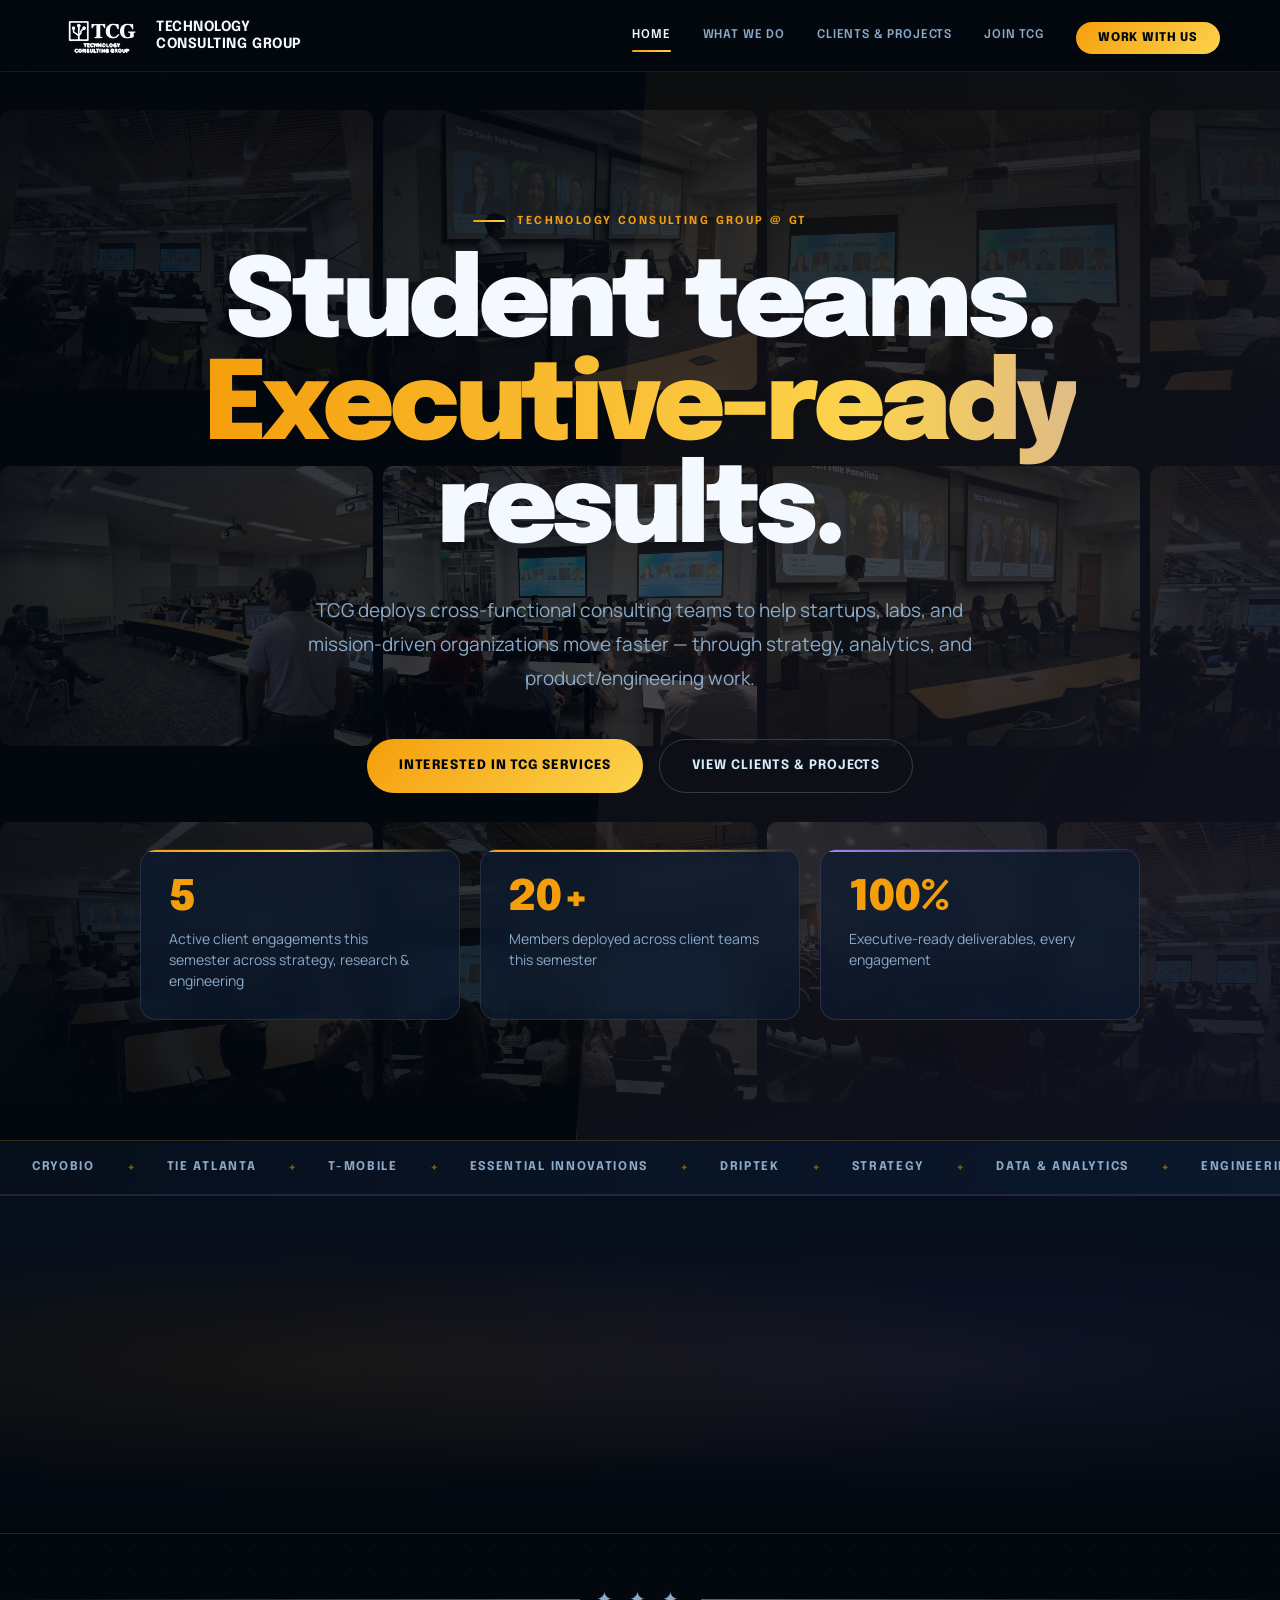
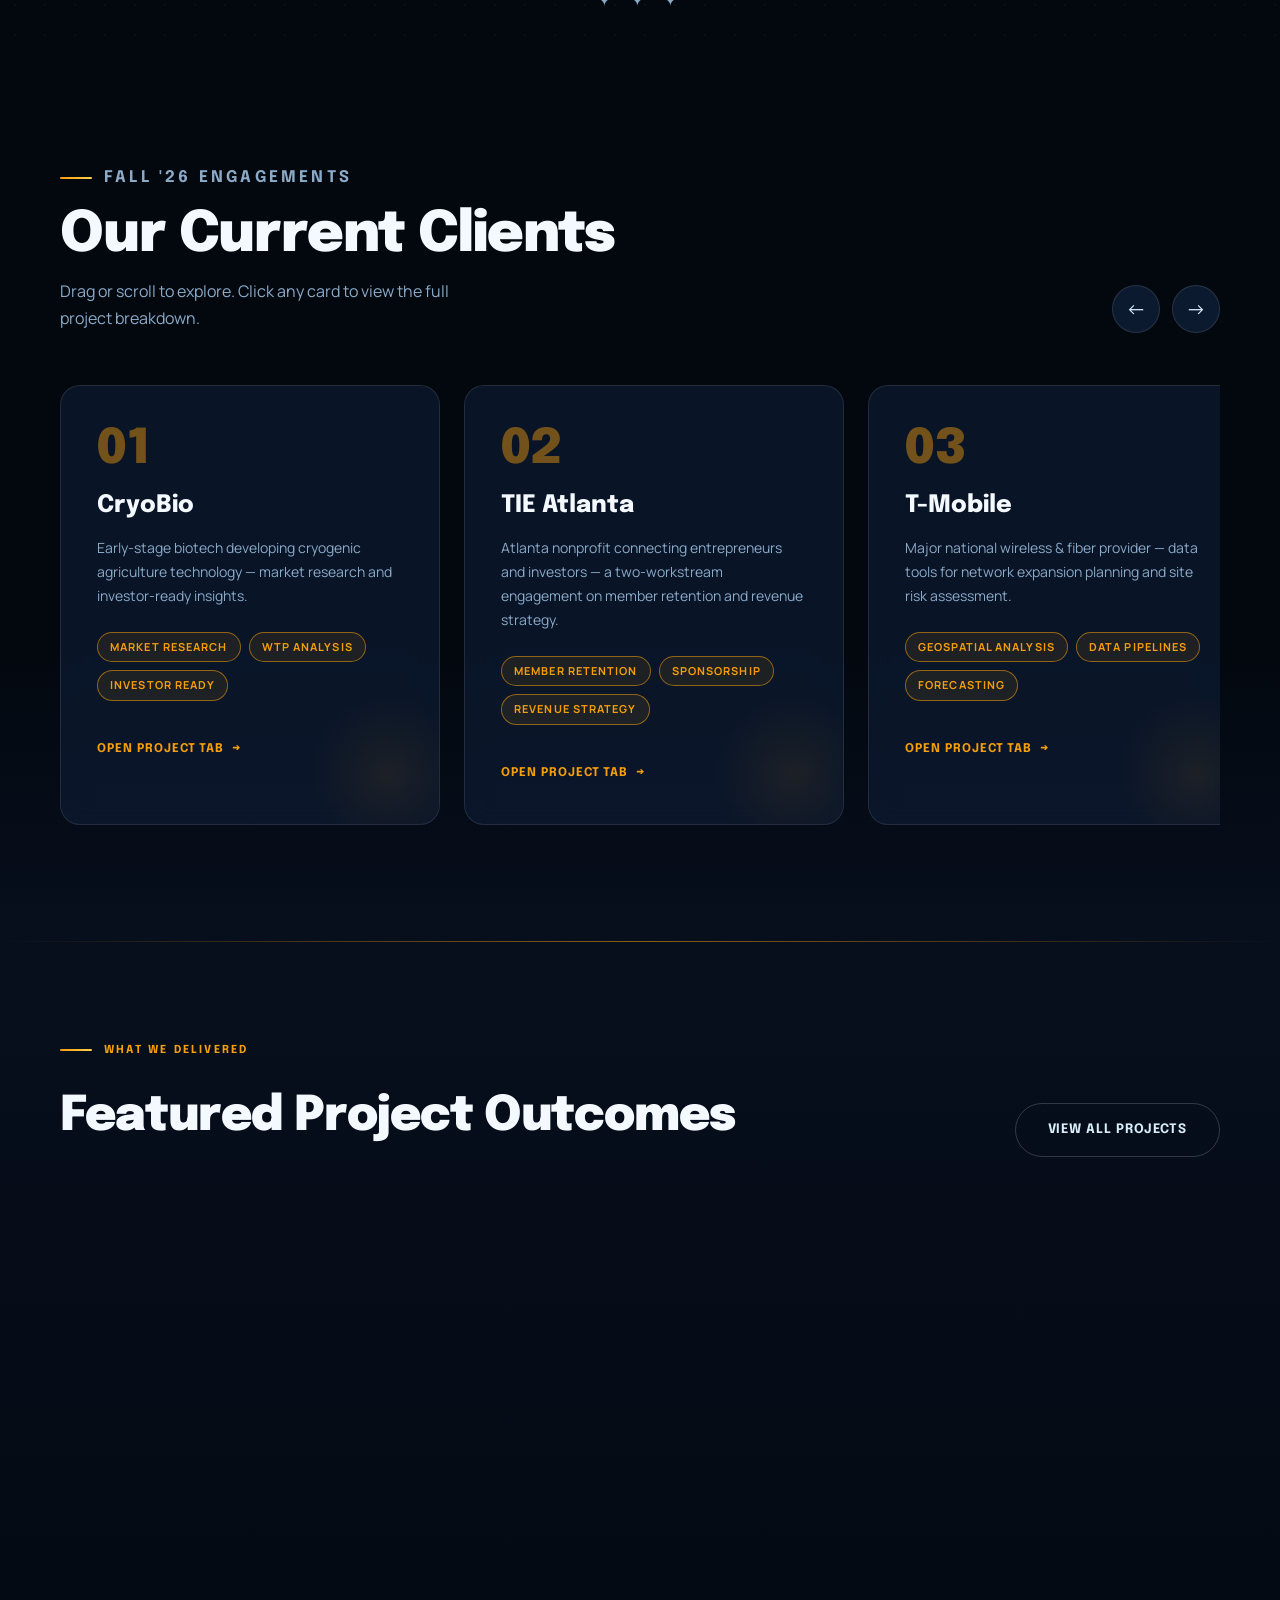
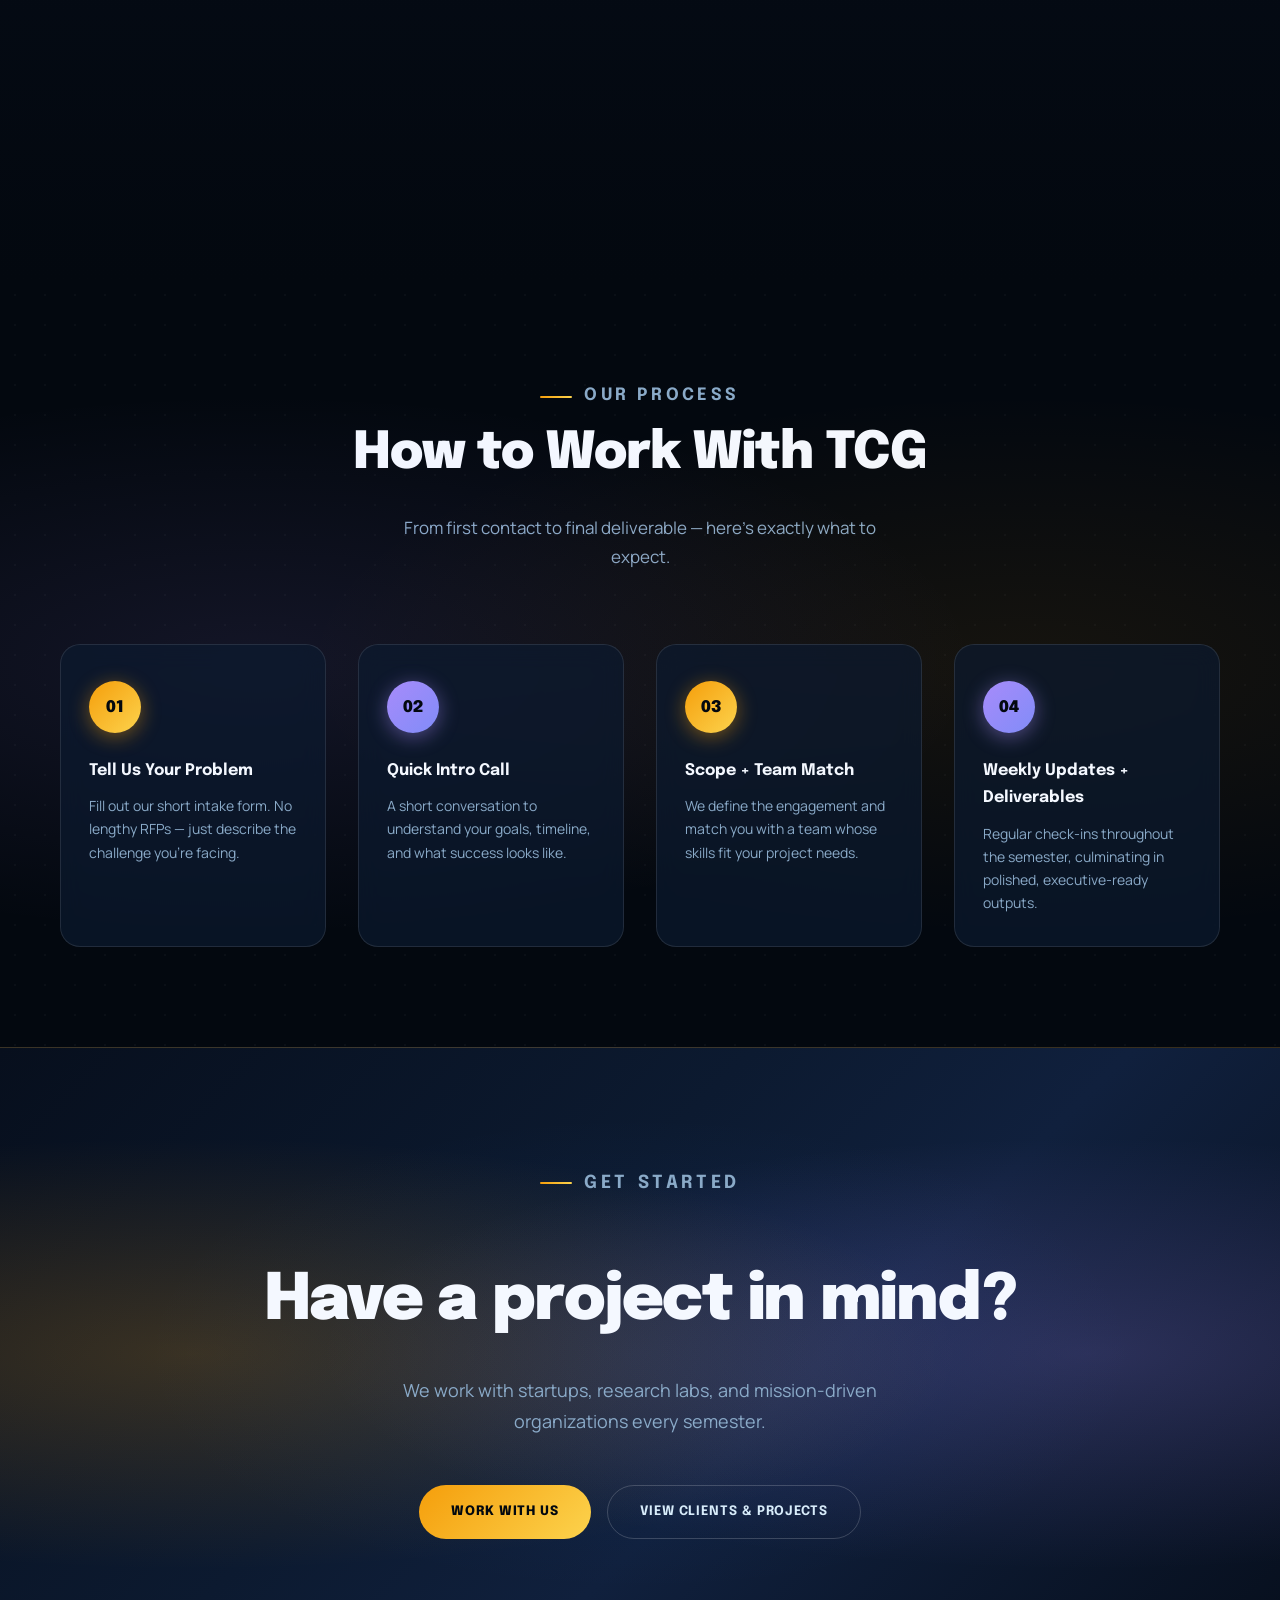
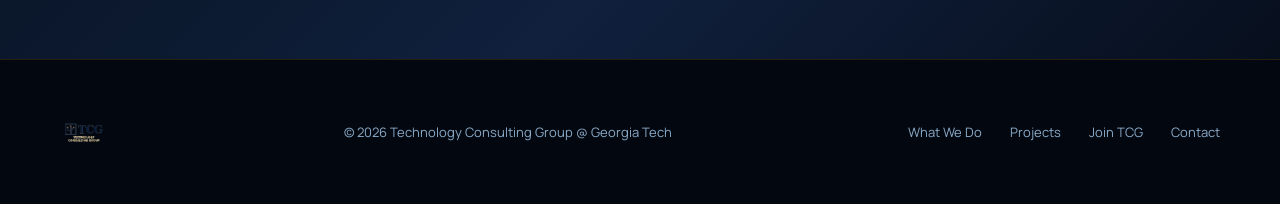
<file: index.html>
<!DOCTYPE html>
<html lang="en">
<head>
  <meta charset="UTF-8" />
  <meta name="viewport" content="width=device-width, initial-scale=1.0" />
  <title>TCG — Technology Consulting Group @ Georgia Tech</title>
  <meta name="description" content="Georgia Tech's premier student consulting group delivering strategy, analytics, and product/engineering work for startups and mission-driven organizations." />
  <link rel="stylesheet" href="css/styles.css" />
</head>
<body>
  <div class="page-content">

    <section id="hero">
      <div class="hero-photo-strips" aria-hidden="true">
        <div class="photo-strip strip-1">
          <div class="strip-inner">
            <img src="assets/event/IMG_9894.jpeg" alt="" /><img src="assets/event/IMG_1753.jpeg" alt="" /><img src="assets/event/IMG_9898.jpeg" alt="" /><img src="assets/event/IMG_1759.jpeg" alt="" /><img src="assets/event/IMG_1770.jpeg" alt="" /><img src="assets/event/IMG_9900.jpeg" alt="" /><img src="assets/event/IMG_8834.jpeg" alt="" /><img src="assets/event/IMG_1756.jpeg" alt="" />
            <img src="assets/event/IMG_9894.jpeg" alt="" /><img src="assets/event/IMG_1753.jpeg" alt="" /><img src="assets/event/IMG_9898.jpeg" alt="" /><img src="assets/event/IMG_1759.jpeg" alt="" /><img src="assets/event/IMG_1770.jpeg" alt="" /><img src="assets/event/IMG_9900.jpeg" alt="" /><img src="assets/event/IMG_8834.jpeg" alt="" /><img src="assets/event/IMG_1756.jpeg" alt="" />
          </div>
        </div>
        <div class="photo-strip strip-2">
          <div class="strip-inner">
            <img src="assets/event/IMG_1754.jpeg" alt="" /><img src="assets/event/IMG_9900.jpeg" alt="" /><img src="assets/event/IMG_1765.jpeg" alt="" /><img src="assets/event/IMG_9894.jpeg" alt="" /><img src="assets/event/IMG_8817.jpeg" alt="" /><img src="assets/event/IMG_8818.jpeg" alt="" /><img src="assets/event/IMG_9898.jpeg" alt="" /><img src="assets/event/IMG_1770.jpeg" alt="" />
            <img src="assets/event/IMG_1754.jpeg" alt="" /><img src="assets/event/IMG_9900.jpeg" alt="" /><img src="assets/event/IMG_1765.jpeg" alt="" /><img src="assets/event/IMG_9894.jpeg" alt="" /><img src="assets/event/IMG_8817.jpeg" alt="" /><img src="assets/event/IMG_8818.jpeg" alt="" /><img src="assets/event/IMG_9898.jpeg" alt="" /><img src="assets/event/IMG_1770.jpeg" alt="" />
          </div>
        </div>
        <div class="photo-strip strip-3">
          <div class="strip-inner">
            <img src="assets/event/IMG_1756.jpeg" alt="" /><img src="assets/event/IMG_9898.jpeg" alt="" /><img src="assets/event/IMG_8818.jpeg" alt="" /><img src="assets/event/IMG_9894.jpeg" alt="" /><img src="assets/event/IMG_1753.jpeg" alt="" /><img src="assets/event/IMG_1765.jpeg" alt="" /><img src="assets/event/IMG_9900.jpeg" alt="" /><img src="assets/event/IMG_8834.jpeg" alt="" />
            <img src="assets/event/IMG_1756.jpeg" alt="" /><img src="assets/event/IMG_9898.jpeg" alt="" /><img src="assets/event/IMG_8818.jpeg" alt="" /><img src="assets/event/IMG_9894.jpeg" alt="" /><img src="assets/event/IMG_1753.jpeg" alt="" /><img src="assets/event/IMG_1765.jpeg" alt="" /><img src="assets/event/IMG_9900.jpeg" alt="" /><img src="assets/event/IMG_8834.jpeg" alt="" />
          </div>
        </div>
      </div>
      <div class="container">
        <div class="hero-grid">
          <div class="hero-left">
            <p class="hero-eyebrow">Technology Consulting Group @ GT</p>
            <h1 class="hero-headline">Student teams.<br/><em>Executive-ready</em><br/>results.</h1>
            <p class="hero-sub">TCG deploys cross-functional consulting teams to help startups, labs, and mission-driven organizations move faster — through strategy, analytics, and product/engineering work.</p>
            <div class="hero-ctas">
              <a href="contact.html" class="btn btn-primary">Interested in TCG Services</a>
              <a href="clients-projects.html" class="btn btn-outline">View Clients &amp; Projects</a>
            </div>
          </div>
          <div class="hero-right">
            <div class="hero-stat-card">
              <div class="stat-num">5</div>
              <div class="stat-label">Active client engagements this semester across strategy, research &amp; engineering</div>
            </div>
            <div class="hero-stat-card">
              <div class="stat-num">20+</div>
              <div class="stat-label">Members deployed across client teams this semester</div>
            </div>
            <div class="hero-stat-card">
              <div class="stat-num">100%</div>
              <div class="stat-label">Executive-ready deliverables, every engagement</div>
            </div>
          </div>
        </div>
      </div>
    </section>

    <section id="client-ticker" aria-hidden="true">
      <div class="ticker-track">
        <div class="ticker-inner">
          <span class="ticker-item">CryoBio</span>
          <span class="ticker-sep">✦</span>
          <span class="ticker-item">TIE Atlanta</span>
          <span class="ticker-sep">✦</span>
          <span class="ticker-item">T-Mobile</span>
          <span class="ticker-sep">✦</span>
          <span class="ticker-item">Essential Innovations</span>
          <span class="ticker-sep">✦</span>
          <span class="ticker-item">DripTek</span>
          <span class="ticker-sep">✦</span>
          <span class="ticker-item">Strategy</span>
          <span class="ticker-sep">✦</span>
          <span class="ticker-item">Data &amp; Analytics</span>
          <span class="ticker-sep">✦</span>
          <span class="ticker-item">Engineering</span>
          <span class="ticker-sep">✦</span>
          <span class="ticker-item">CryoBio</span>
          <span class="ticker-sep">✦</span>
          <span class="ticker-item">TIE Atlanta</span>
          <span class="ticker-sep">✦</span>
          <span class="ticker-item">T-Mobile</span>
          <span class="ticker-sep">✦</span>
          <span class="ticker-item">Essential Innovations</span>
          <span class="ticker-sep">✦</span>
          <span class="ticker-item">DripTek</span>
          <span class="ticker-sep">✦</span>
          <span class="ticker-item">Strategy</span>
          <span class="ticker-sep">✦</span>
          <span class="ticker-item">Data &amp; Analytics</span>
          <span class="ticker-sep">✦</span>
          <span class="ticker-item">Engineering</span>
          <span class="ticker-sep">✦</span>
        </div>
      </div>
    </section>

    <section id="impact-strip">
      <div class="container">
        <div class="impact-grid">
          <div class="impact-item fade-up">
            <div class="impact-icon-wrap"><svg width="22" height="22" viewBox="0 0 24 24" fill="none" stroke="currentColor" stroke-width="1.8" stroke-linecap="round" stroke-linejoin="round"><rect x="3" y="12" width="4" height="9" rx="1"/><rect x="10" y="7" width="4" height="14" rx="1"/><rect x="17" y="3" width="4" height="18" rx="1"/></svg></div>
            <h4>Investor-Ready Strategy</h4>
            <p>Board-level reporting, pricing models, and exec communications that hold up under scrutiny.</p>
          </div>
          <div class="impact-item fade-up">
            <div class="impact-icon-wrap"><svg width="22" height="22" viewBox="0 0 24 24" fill="none" stroke="currentColor" stroke-width="1.8" stroke-linecap="round" stroke-linejoin="round"><circle cx="11" cy="11" r="7"/><path d="m21 21-4.35-4.35"/></svg></div>
            <h4>Market Sizing &amp; WTP Research</h4>
            <p>Rigorous willingness-to-pay benchmarking and PMF analysis backed by primary research.</p>
          </div>
          <div class="impact-item fade-up">
            <div class="impact-icon-wrap"><svg width="22" height="22" viewBox="0 0 24 24" fill="none" stroke="currentColor" stroke-width="1.8" stroke-linecap="round" stroke-linejoin="round"><circle cx="12" cy="12" r="3"/><path d="M12 2v2m0 16v2M4.22 4.22l1.83 1.83m11.9 11.9 1.83 1.83M2 12h2m16 0h2M4.22 19.78l1.83-1.83M18.36 5.64l1.83-1.83"/></svg></div>
            <h4>Prototype &amp; Mechanism Design</h4>
            <p>From CAD to actuation strategy — engineering tradeoff analysis you can actually build from.</p>
          </div>
          <div class="impact-item fade-up">
            <div class="impact-icon-wrap"><svg width="22" height="22" viewBox="0 0 24 24" fill="none" stroke="currentColor" stroke-width="1.8" stroke-linecap="round" stroke-linejoin="round"><path d="M14 2H6a2 2 0 0 0-2 2v16a2 2 0 0 0 2 2h12a2 2 0 0 0 2-2V8z"/><polyline points="14 2 14 8 20 8"/><line x1="8" y1="13" x2="16" y2="13"/><line x1="8" y1="17" x2="16" y2="17"/></svg></div>
            <h4>Executive-Ready Deliverables</h4>
            <p>Clean, structured outputs designed for founders, boards, and investors.</p>
          </div>
        </div>
      </div>
    </section>

    <div class="section-divider-thick">✦ ✦ ✦</div>

    <section id="client-scroller">
      <div class="container">
        <div class="scroller-header">
          <div class="scroller-header-left">
            <p class="section-label">Fall '26 Engagements</p>
            <h2>Our Current Clients</h2>
            <p>Drag or scroll to explore. Click any card to view the full project breakdown.</p>
          </div>
          <div class="scroll-nav">
            <button class="scroll-btn" id="scroll-prev" aria-label="Previous">←</button>
            <button class="scroll-btn" id="scroll-next" aria-label="Next">→</button>
          </div>
        </div>
        <a class="visually-hidden" href="#after-scroller">Skip carousel</a>
        <div class="scroll-track" role="list">
          <div class="project-card" role="listitem">
            <div class="card-number">01</div>
            <div class="card-client">CryoBio</div>
            <div class="card-desc">Early-stage biotech developing cryogenic agriculture technology — market research and investor-ready insights.</div>
            <div class="card-tags">
              <span class="tag">Market Research</span>
              <span class="tag">WTP Analysis</span>
              <span class="tag">Investor Ready</span>
            </div>
            <a href="clients-projects.html#cryobio" class="card-link">Open project tab</a>
          </div>
          <div class="project-card" role="listitem">
            <div class="card-number">02</div>
            <div class="card-client">TIE Atlanta</div>
            <div class="card-desc">Atlanta nonprofit connecting entrepreneurs and investors — a two-workstream engagement on member retention and revenue strategy.</div>
            <div class="card-tags">
              <span class="tag">Member Retention</span>
              <span class="tag">Sponsorship</span>
              <span class="tag">Revenue Strategy</span>
            </div>
            <a href="clients-projects.html#tie-atlanta" class="card-link">Open project tab</a>
          </div>
          <div class="project-card" role="listitem">
            <div class="card-number">03</div>
            <div class="card-client">T-Mobile</div>
            <div class="card-desc">Major national wireless &amp; fiber provider — data tools for network expansion planning and site risk assessment.</div>
            <div class="card-tags">
              <span class="tag">Geospatial Analysis</span>
              <span class="tag">Data Pipelines</span>
              <span class="tag">Forecasting</span>
            </div>
            <a href="clients-projects.html#tmobile" class="card-link">Open project tab</a>
          </div>
          <div class="project-card" role="listitem">
            <div class="card-number">04</div>
            <div class="card-client">Essential Innovations</div>
            <div class="card-desc">Workforce technology platform — integration strategy analysis and a data privacy framework.</div>
            <div class="card-tags">
              <span class="tag">API Strategy</span>
              <span class="tag">Data Privacy</span>
              <span class="tag">Compliance</span>
            </div>
            <a href="clients-projects.html#essential-innovations" class="card-link">Open project tab</a>
          </div>
          <div class="project-card" role="listitem">
            <div class="card-number">05</div>
            <div class="card-client">DripTek</div>
            <div class="card-desc">Industrial technology company building automated maintenance systems for heavy machinery — engagement scope in progress.</div>
            <div class="card-tags">
              <span class="tag">Engineering</span>
              <span class="tag">Industrial Tech</span>
            </div>
            <a href="clients-projects.html#driptek" class="card-link">Open project tab</a>
          </div>
        </div>
        <span id="after-scroller"></span>
      </div>
    </section>

    <section id="featured-outcomes">
      <div class="container">
        <div class="outcomes-header">
          <div>
            <p class="section-label">What We Delivered</p>
            <h2>Featured Project Outcomes</h2>
          </div>
          <a href="clients-projects.html" class="btn btn-outline">View All Projects</a>
        </div>
        <div class="outcomes-grid">
          <div class="outcome-block fade-up">
            <div class="outcome-client">CryoBio</div>
            <ul class="outcome-details">
              <li>Market demand &amp; segment analysis</li>
              <li>Pricing &amp; willingness-to-pay benchmarking</li>
              <li>Regulatory landscape overview</li>
              <li>Investor-ready insights package</li>
            </ul>
          </div>
          <div class="outcome-block fade-up">
            <div class="outcome-client">TIE Atlanta</div>
            <ul class="outcome-details">
              <li>Membership trends &amp; retention analysis</li>
              <li>Sponsorship packaging &amp; positioning refresh</li>
              <li>Revenue stream audit</li>
              <li>Supporting data &amp; analytics summary</li>
            </ul>
          </div>
          <div class="outcome-block fade-up">
            <div class="outcome-client">T-Mobile</div>
            <ul class="outcome-details">
              <li>Development tracking &amp; forecasting pipeline</li>
              <li>Market opportunity overlay</li>
              <li>Site risk assessment framework</li>
              <li>Executive presentation &amp; documentation</li>
            </ul>
          </div>
          <div class="outcome-block fade-up">
            <div class="outcome-client">Essential Innovations</div>
            <ul class="outcome-details">
              <li>Integration strategy landscape report</li>
              <li>Feasibility &amp; prioritization roadmap</li>
              <li>Data privacy framework</li>
              <li>Executive presentation</li>
            </ul>
          </div>
        </div>
      </div>
    </section>

    <section id="how-it-works">
      <div class="container">
        <div class="how-header">
          <p class="section-label" style="justify-content:center;">Our Process</p>
          <h2>How to Work With TCG</h2>
          <p>From first contact to final deliverable — here's exactly what to expect.</p>
        </div>
        <div class="steps-grid">
          <div class="step fade-up">
            <div class="step-num">01</div>
            <h4>Tell Us Your Problem</h4>
            <p>Fill out our short intake form. No lengthy RFPs — just describe the challenge you're facing.</p>
          </div>
          <div class="step fade-up">
            <div class="step-num">02</div>
            <h4>Quick Intro Call</h4>
            <p>A short conversation to understand your goals, timeline, and what success looks like.</p>
          </div>
          <div class="step fade-up">
            <div class="step-num">03</div>
            <h4>Scope + Team Match</h4>
            <p>We define the engagement and match you with a team whose skills fit your project needs.</p>
          </div>
          <div class="step fade-up">
            <div class="step-num">04</div>
            <h4>Weekly Updates + Deliverables</h4>
            <p>Regular check-ins throughout the semester, culminating in polished, executive-ready outputs.</p>
          </div>
        </div>
      </div>
    </section>

    <section id="cta-band">
      <div class="container">
        <p class="section-label" style="justify-content:center;">Get Started</p>
        <h2>Have a project in mind?</h2>
        <p>We work with startups, research labs, and mission-driven organizations every semester.</p>
        <div class="cta-actions">
          <a href="contact.html" class="btn btn-primary">Work With Us</a>
          <a href="clients-projects.html" class="btn btn-outline">View Clients &amp; Projects</a>
        </div>
      </div>
    </section>

  </div>
  <script src="js/components.js"></script>
  <script src="js/main.js"></script>
</body>
</html>
</file>
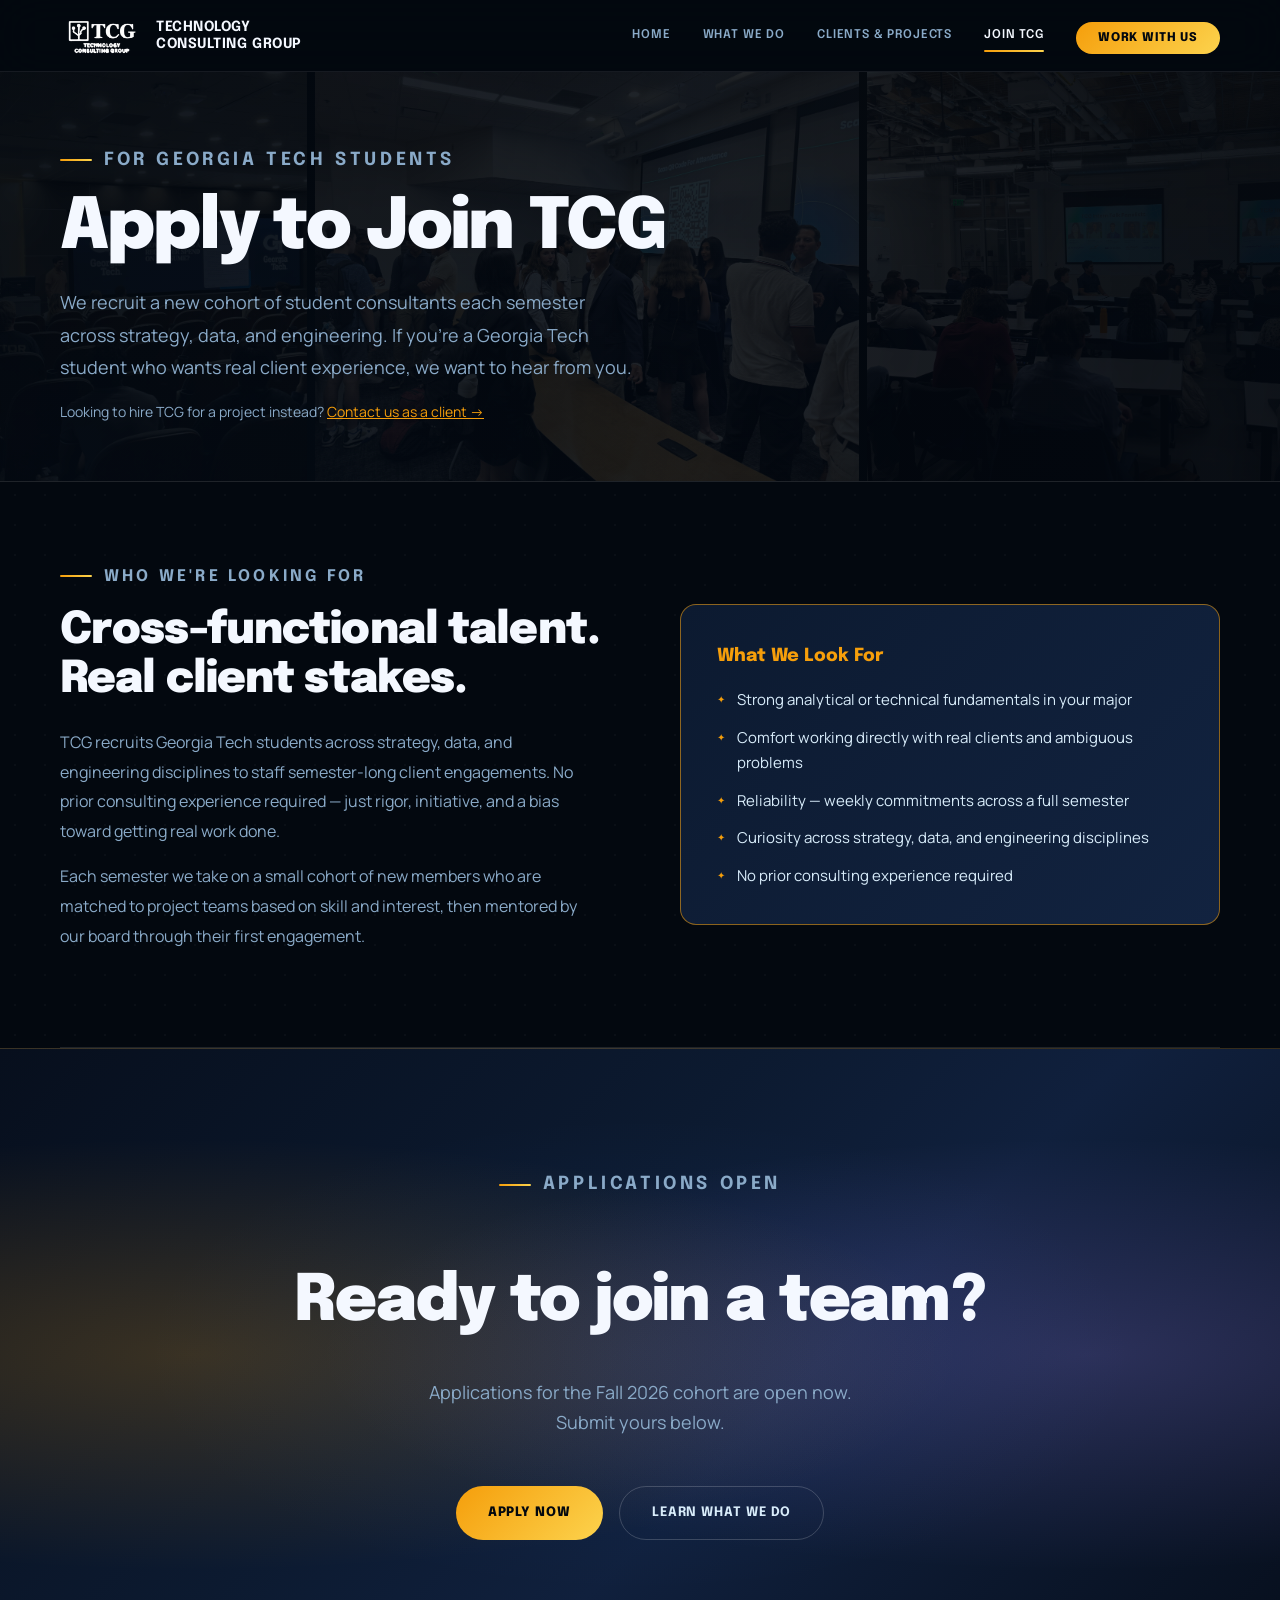
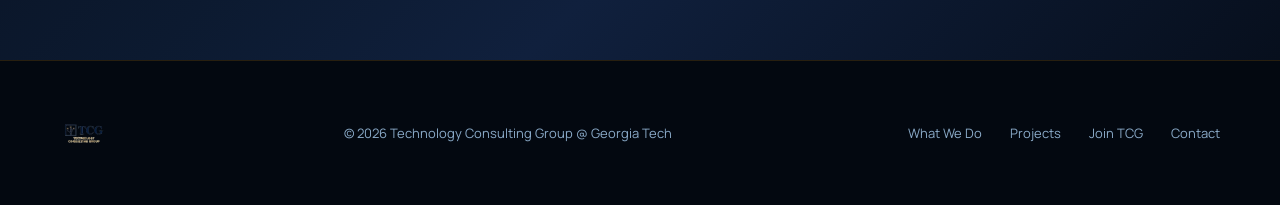
<file: apply.html>
<!DOCTYPE html>
<html lang="en">
<head>
  <meta charset="UTF-8" />
  <meta name="viewport" content="width=device-width, initial-scale=1.0" />
  <title>Join TCG — Apply</title>
  <meta name="description" content="Apply to join the Technology Consulting Group at Georgia Tech — a student consulting group delivering strategy, analytics, and product/engineering work for real clients." />
  <link rel="stylesheet" href="css/styles.css" />
</head>
<body>
  <div class="page-content">

    <section class="page-hero">
      <div class="page-hero-photo-strip" aria-hidden="true">
        <div class="page-hero-strip-inner">
          <img src="assets/event/IMG_8817.jpeg" alt="" /><img src="assets/event/IMG_1770.jpeg" alt="" /><img src="assets/event/IMG_9900.jpeg" alt="" /><img src="assets/event/IMG_1759.jpeg" alt="" /><img src="assets/event/IMG_9898.jpeg" alt="" /><img src="assets/event/IMG_1754.jpeg" alt="" /><img src="assets/event/IMG_8834.jpeg" alt="" /><img src="assets/event/IMG_9894.jpeg" alt="" />
          <img src="assets/event/IMG_8817.jpeg" alt="" /><img src="assets/event/IMG_1770.jpeg" alt="" /><img src="assets/event/IMG_9900.jpeg" alt="" /><img src="assets/event/IMG_1759.jpeg" alt="" /><img src="assets/event/IMG_9898.jpeg" alt="" /><img src="assets/event/IMG_1754.jpeg" alt="" /><img src="assets/event/IMG_8834.jpeg" alt="" /><img src="assets/event/IMG_9894.jpeg" alt="" />
        </div>
      </div>
      <div class="container">
        <p class="section-label">For Georgia Tech Students</p>
        <h1>Apply to Join TCG</h1>
        <p>We recruit a new cohort of student consultants each semester across strategy, data, and engineering. If you're a Georgia Tech student who wants real client experience, we want to hear from you.</p>
        <p style="font-size:14px; margin-top:16px;">Looking to hire TCG for a project instead? <a href="contact.html" style="color:var(--gold); text-decoration:underline;">Contact us as a client →</a></p>
      </div>
    </section>

    <section>
      <div class="container">
        <div class="mission-block">
          <div>
            <p class="section-label">Who We're Looking For</p>
            <h2>Cross-functional talent.<br/>Real client stakes.</h2>
            <p>TCG recruits Georgia Tech students across strategy, data, and engineering disciplines to staff semester-long client engagements. No prior consulting experience required — just rigor, initiative, and a bias toward getting real work done.</p>
            <p>Each semester we take on a small cohort of new members who are matched to project teams based on skill and interest, then mentored by our board through their first engagement.</p>
          </div>
          <div class="mission-highlight">
            <h3>What We Look For</h3>
            <ul>
              <li>Strong analytical or technical fundamentals in your major</li>
              <li>Comfort working directly with real clients and ambiguous problems</li>
              <li>Reliability — weekly commitments across a full semester</li>
              <li>Curiosity across strategy, data, and engineering disciplines</li>
              <li>No prior consulting experience required</li>
            </ul>
          </div>
        </div>
      </div>
    </section>

    <section id="cta-band">
      <div class="container">
        <p class="section-label" style="justify-content:center;">Applications Open</p>
        <h2>Ready to join a team?</h2>
        <p>Applications for the Fall 2026 cohort are open now. Submit yours below.</p>
        <div class="cta-actions">
          <a href="https://docs.google.com/forms/d/e/1FAIpQLSfBLLSfvPgQEJqfI-aMHVSVdkgfdo2Lyj0XqPnWEI_Qpr81Hw/viewform?pli=1" target="_blank" rel="noopener" class="btn btn-primary">Apply Now</a>
          <a href="what-we-do.html" class="btn btn-outline">Learn What We Do</a>
        </div>
      </div>
    </section>

  </div>
  <script src="js/components.js"></script>
  <script src="js/main.js"></script>
</body>
</html>
</file>
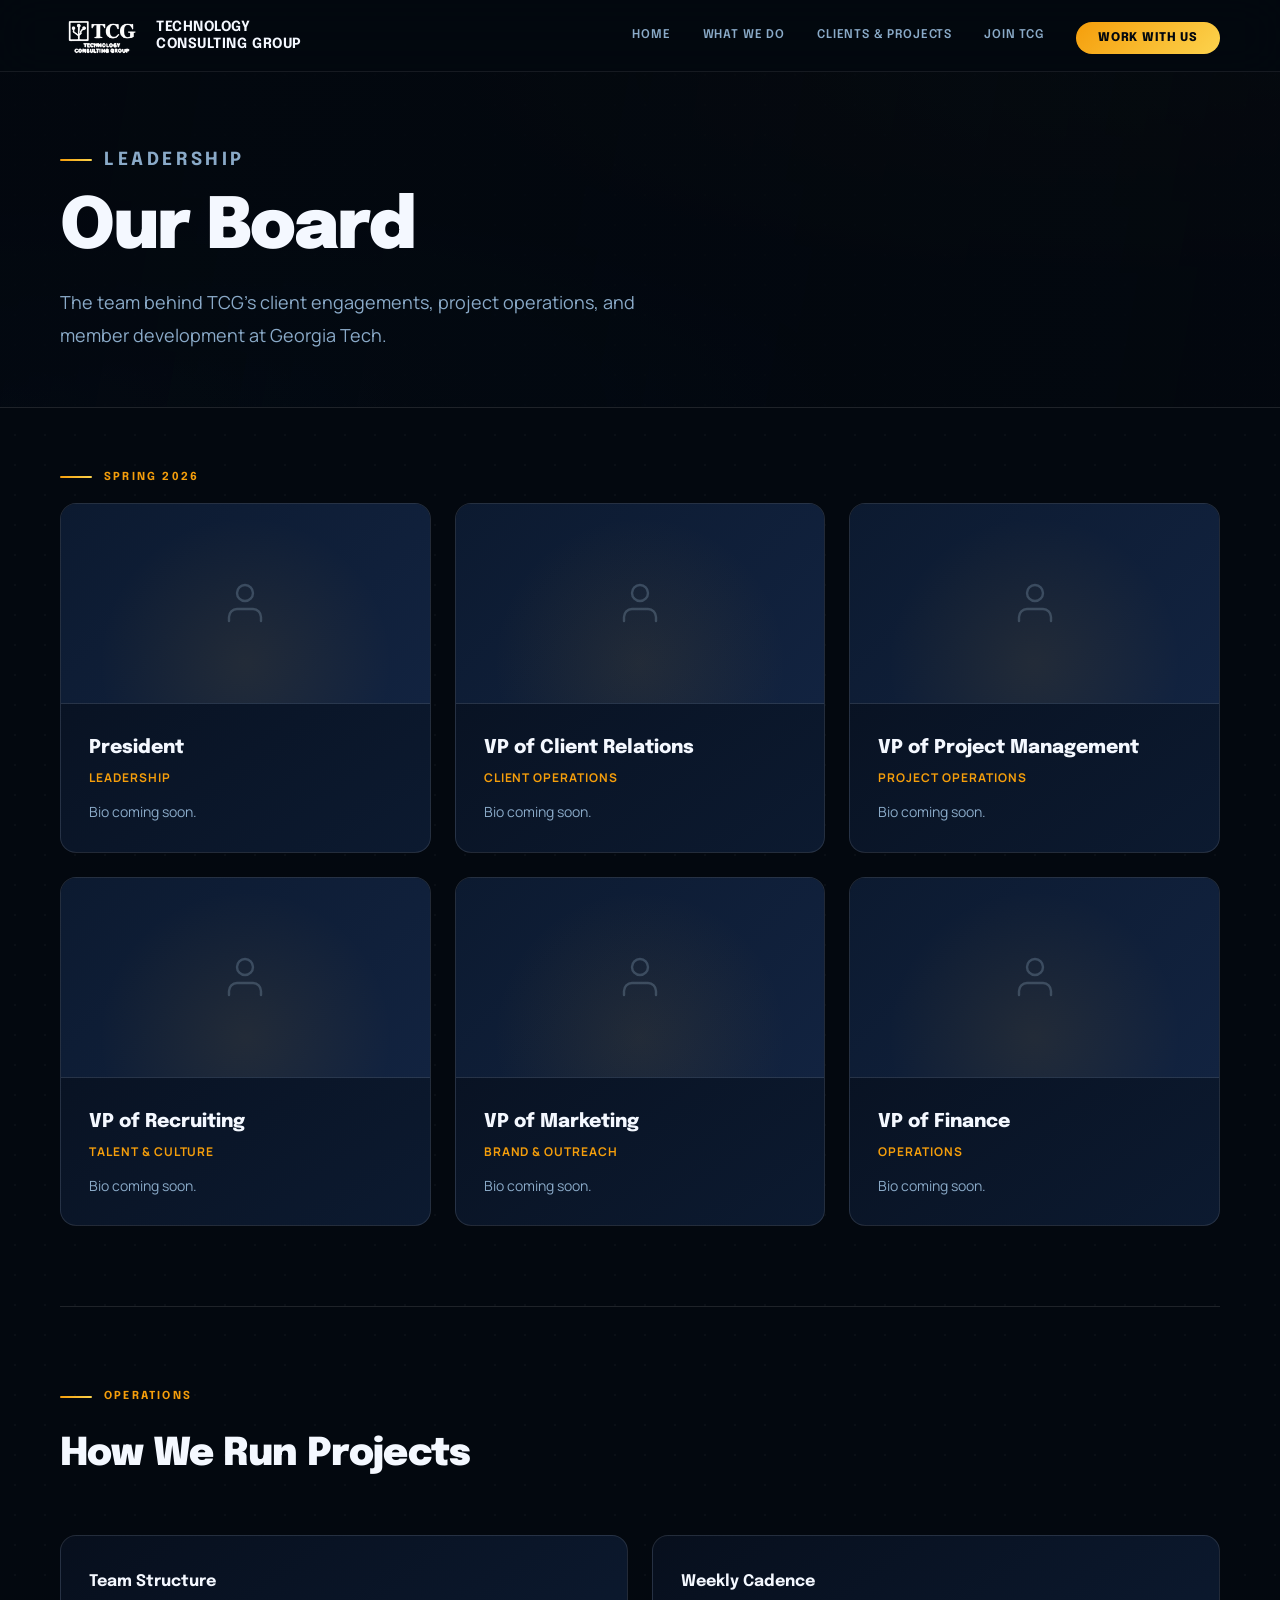
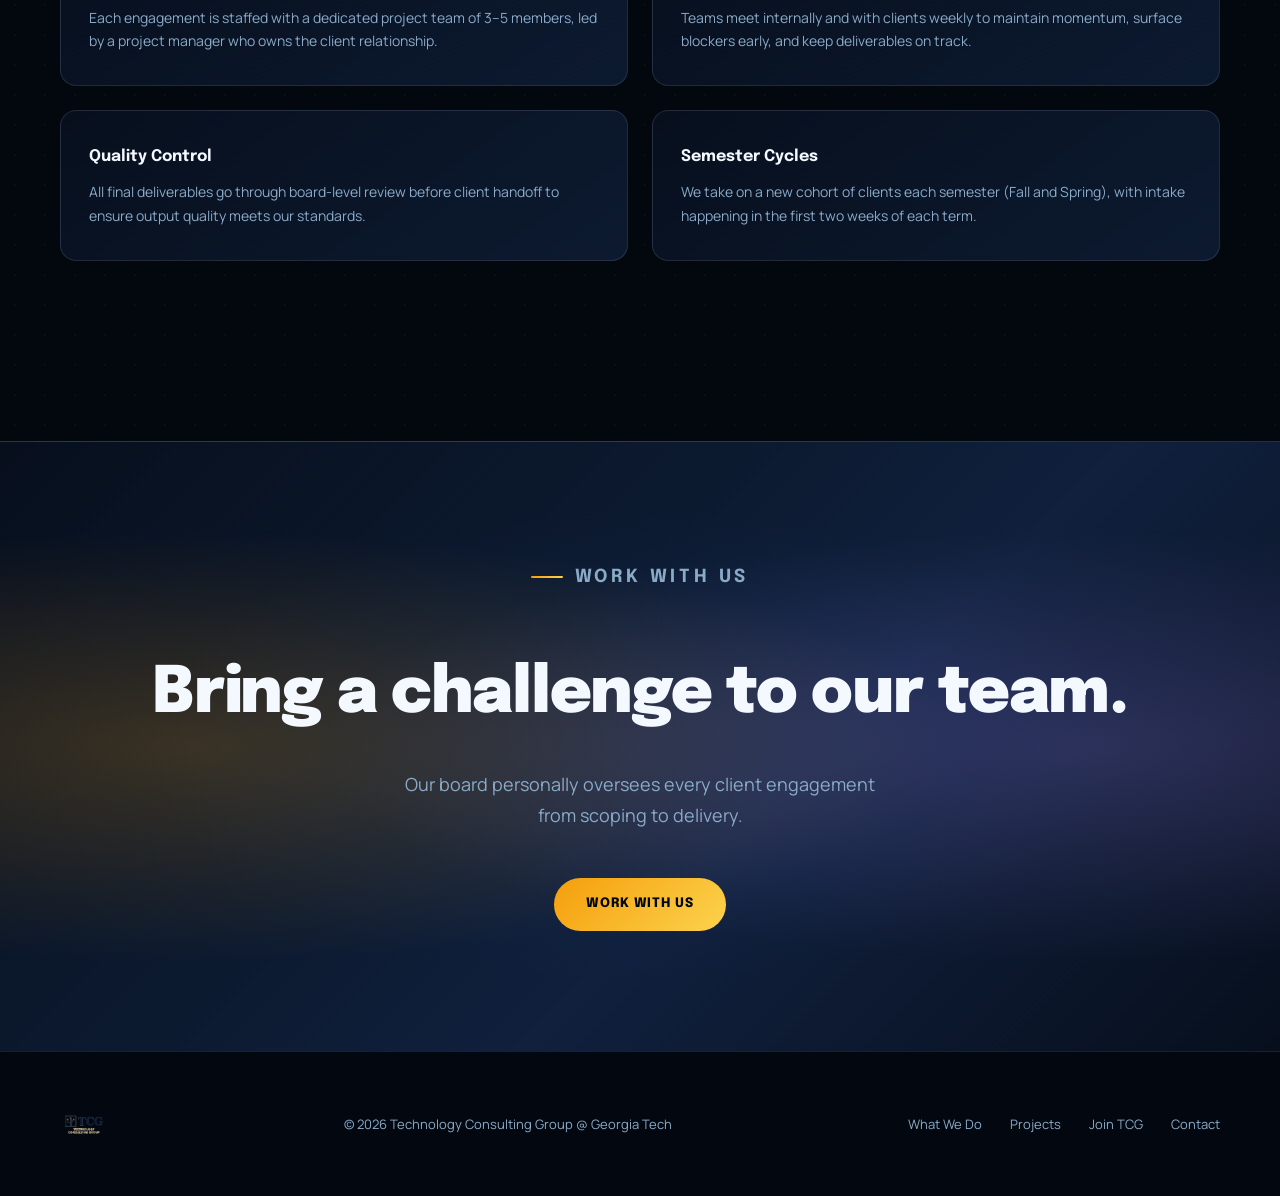
<file: board.html>
<!DOCTYPE html>
<html lang="en">
<head>
  <meta charset="UTF-8" />
  <meta name="viewport" content="width=device-width, initial-scale=1.0" />
  <title>Board — TCG</title>
  <link rel="stylesheet" href="css/styles.css" />
</head>
<body>
  <div class="page-content">

    <section class="page-hero">
      <div class="container">
        <p class="section-label">Leadership</p>
        <h1>Our Board</h1>
        <p>The team behind TCG's client engagements, project operations, and member development at Georgia Tech.</p>
      </div>
    </section>

    <section class="board-section">
      <div class="container">

        <p class="section-label">Spring 2026</p>
        <div class="board-grid">
          <div class="board-card fade-up">
            <div class="board-card-img"><svg width="48" height="48" viewBox="0 0 24 24" fill="none" stroke="currentColor" stroke-width="1.2" stroke-linecap="round" stroke-linejoin="round" style="opacity:0.3;color:var(--muted)"><path d="M20 21v-2a4 4 0 0 0-4-4H8a4 4 0 0 0-4 4v2"/><circle cx="12" cy="7" r="4"/></svg></div>
            <div class="board-card-body">
              <div class="board-name">President</div>
              <div class="board-role">Leadership</div>
              <p class="board-bio">Bio coming soon.</p>
            </div>
          </div>
          <div class="board-card fade-up">
            <div class="board-card-img"><svg width="48" height="48" viewBox="0 0 24 24" fill="none" stroke="currentColor" stroke-width="1.2" stroke-linecap="round" stroke-linejoin="round" style="opacity:0.3;color:var(--muted)"><path d="M20 21v-2a4 4 0 0 0-4-4H8a4 4 0 0 0-4 4v2"/><circle cx="12" cy="7" r="4"/></svg></div>
            <div class="board-card-body">
              <div class="board-name">VP of Client Relations</div>
              <div class="board-role">Client Operations</div>
              <p class="board-bio">Bio coming soon.</p>
            </div>
          </div>
          <div class="board-card fade-up">
            <div class="board-card-img"><svg width="48" height="48" viewBox="0 0 24 24" fill="none" stroke="currentColor" stroke-width="1.2" stroke-linecap="round" stroke-linejoin="round" style="opacity:0.3;color:var(--muted)"><path d="M20 21v-2a4 4 0 0 0-4-4H8a4 4 0 0 0-4 4v2"/><circle cx="12" cy="7" r="4"/></svg></div>
            <div class="board-card-body">
              <div class="board-name">VP of Project Management</div>
              <div class="board-role">Project Operations</div>
              <p class="board-bio">Bio coming soon.</p>
            </div>
          </div>
          <div class="board-card fade-up">
            <div class="board-card-img"><svg width="48" height="48" viewBox="0 0 24 24" fill="none" stroke="currentColor" stroke-width="1.2" stroke-linecap="round" stroke-linejoin="round" style="opacity:0.3;color:var(--muted)"><path d="M20 21v-2a4 4 0 0 0-4-4H8a4 4 0 0 0-4 4v2"/><circle cx="12" cy="7" r="4"/></svg></div>
            <div class="board-card-body">
              <div class="board-name">VP of Recruiting</div>
              <div class="board-role">Talent &amp; Culture</div>
              <p class="board-bio">Bio coming soon.</p>
            </div>
          </div>
          <div class="board-card fade-up">
            <div class="board-card-img"><svg width="48" height="48" viewBox="0 0 24 24" fill="none" stroke="currentColor" stroke-width="1.2" stroke-linecap="round" stroke-linejoin="round" style="opacity:0.3;color:var(--muted)"><path d="M20 21v-2a4 4 0 0 0-4-4H8a4 4 0 0 0-4 4v2"/><circle cx="12" cy="7" r="4"/></svg></div>
            <div class="board-card-body">
              <div class="board-name">VP of Marketing</div>
              <div class="board-role">Brand &amp; Outreach</div>
              <p class="board-bio">Bio coming soon.</p>
            </div>
          </div>
          <div class="board-card fade-up">
            <div class="board-card-img"><svg width="48" height="48" viewBox="0 0 24 24" fill="none" stroke="currentColor" stroke-width="1.2" stroke-linecap="round" stroke-linejoin="round" style="opacity:0.3;color:var(--muted)"><path d="M20 21v-2a4 4 0 0 0-4-4H8a4 4 0 0 0-4 4v2"/><circle cx="12" cy="7" r="4"/></svg></div>
            <div class="board-card-body">
              <div class="board-name">VP of Finance</div>
              <div class="board-role">Operations</div>
              <p class="board-bio">Bio coming soon.</p>
            </div>
          </div>
        </div>

        <div class="how-we-run">
          <p class="section-label">Operations</p>
          <h2>How We Run Projects</h2>
          <div class="run-grid">
            <div class="run-item fade-up">
              <h4>Team Structure</h4>
              <p>Each engagement is staffed with a dedicated project team of 3–5 members, led by a project manager who owns the client relationship.</p>
            </div>
            <div class="run-item fade-up">
              <h4>Weekly Cadence</h4>
              <p>Teams meet internally and with clients weekly to maintain momentum, surface blockers early, and keep deliverables on track.</p>
            </div>
            <div class="run-item fade-up">
              <h4>Quality Control</h4>
              <p>All final deliverables go through board-level review before client handoff to ensure output quality meets our standards.</p>
            </div>
            <div class="run-item fade-up">
              <h4>Semester Cycles</h4>
              <p>We take on a new cohort of clients each semester (Fall and Spring), with intake happening in the first two weeks of each term.</p>
            </div>
          </div>
        </div>

      </div>
    </section>

    <section id="cta-band">
      <div class="container">
        <p class="section-label" style="justify-content:center;">Work With Us</p>
        <h2>Bring a challenge to our team.</h2>
        <p>Our board personally oversees every client engagement from scoping to delivery.</p>
        <div class="cta-actions">
          <a href="contact.html" class="btn btn-primary">Work With Us</a>
        </div>
      </div>
    </section>

  </div>
  <script src="js/components.js"></script>
  <script src="js/main.js"></script>
</body>
</html>
</file>
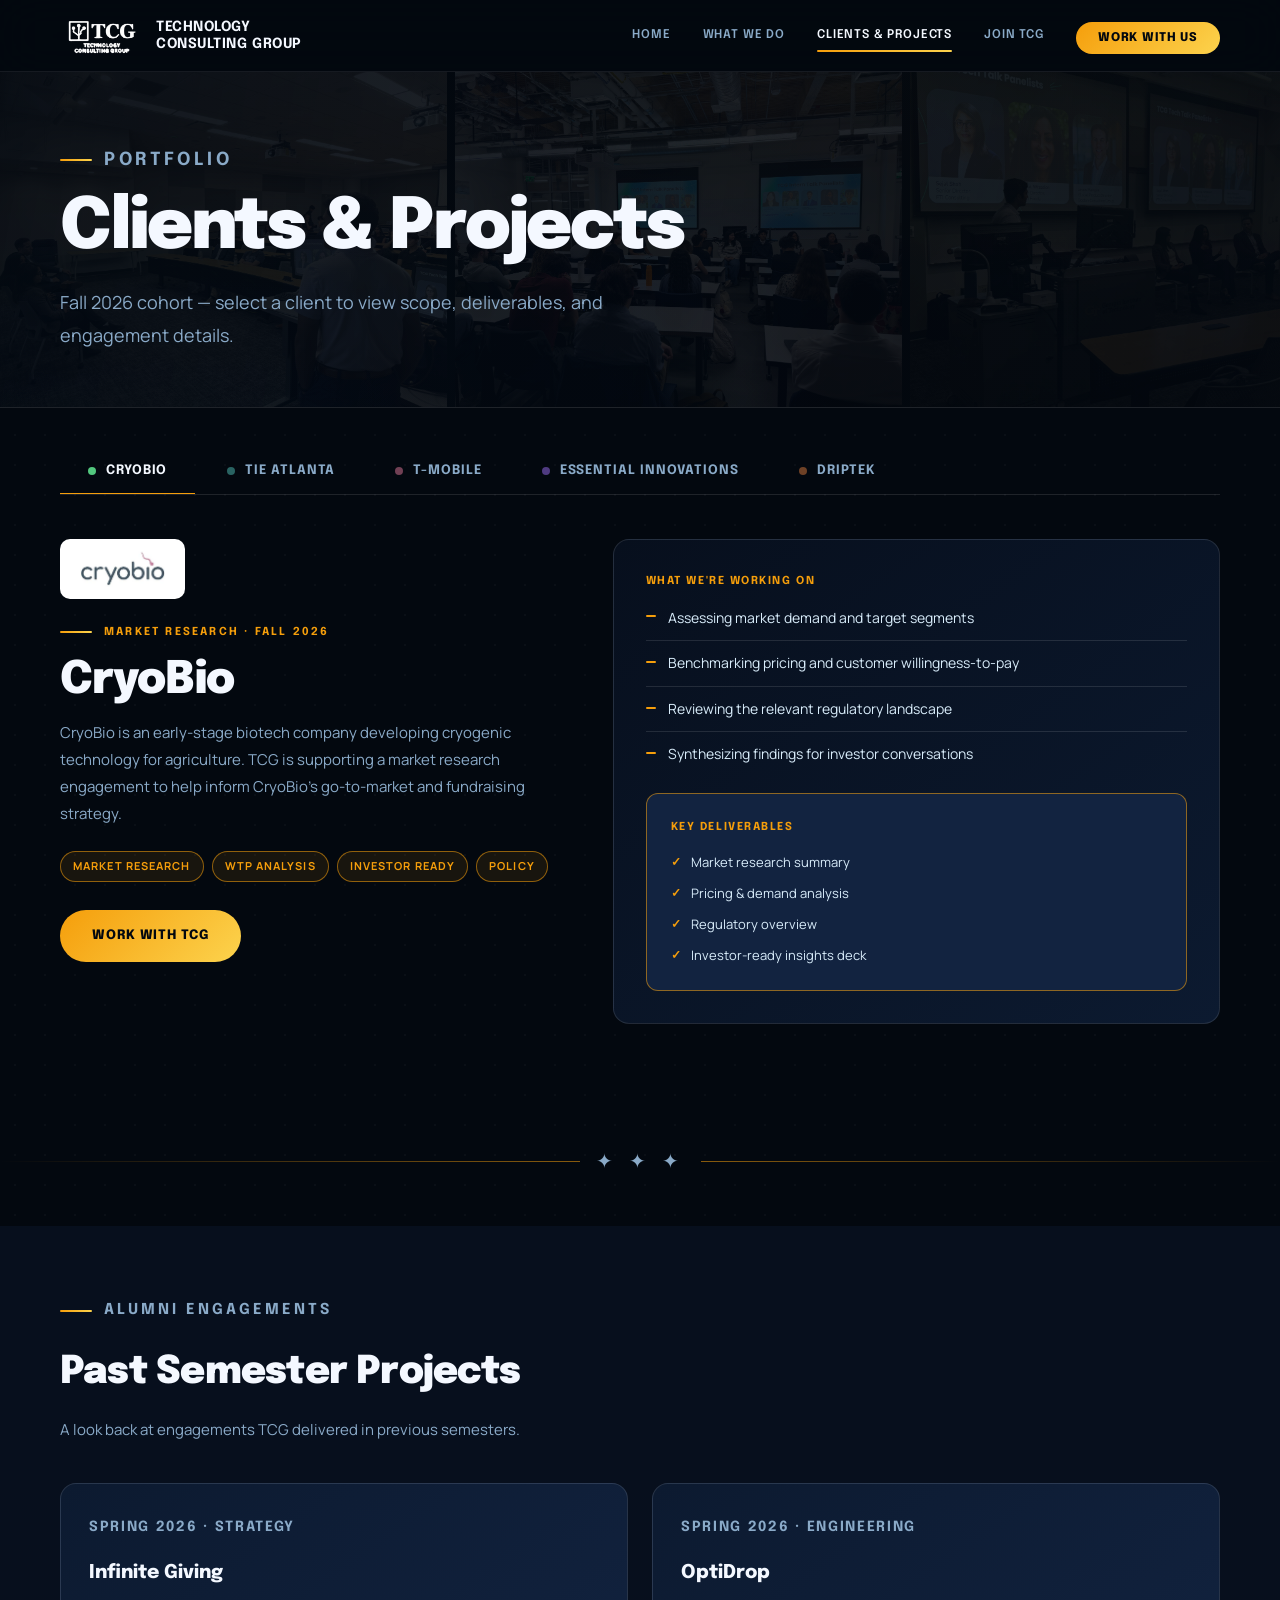
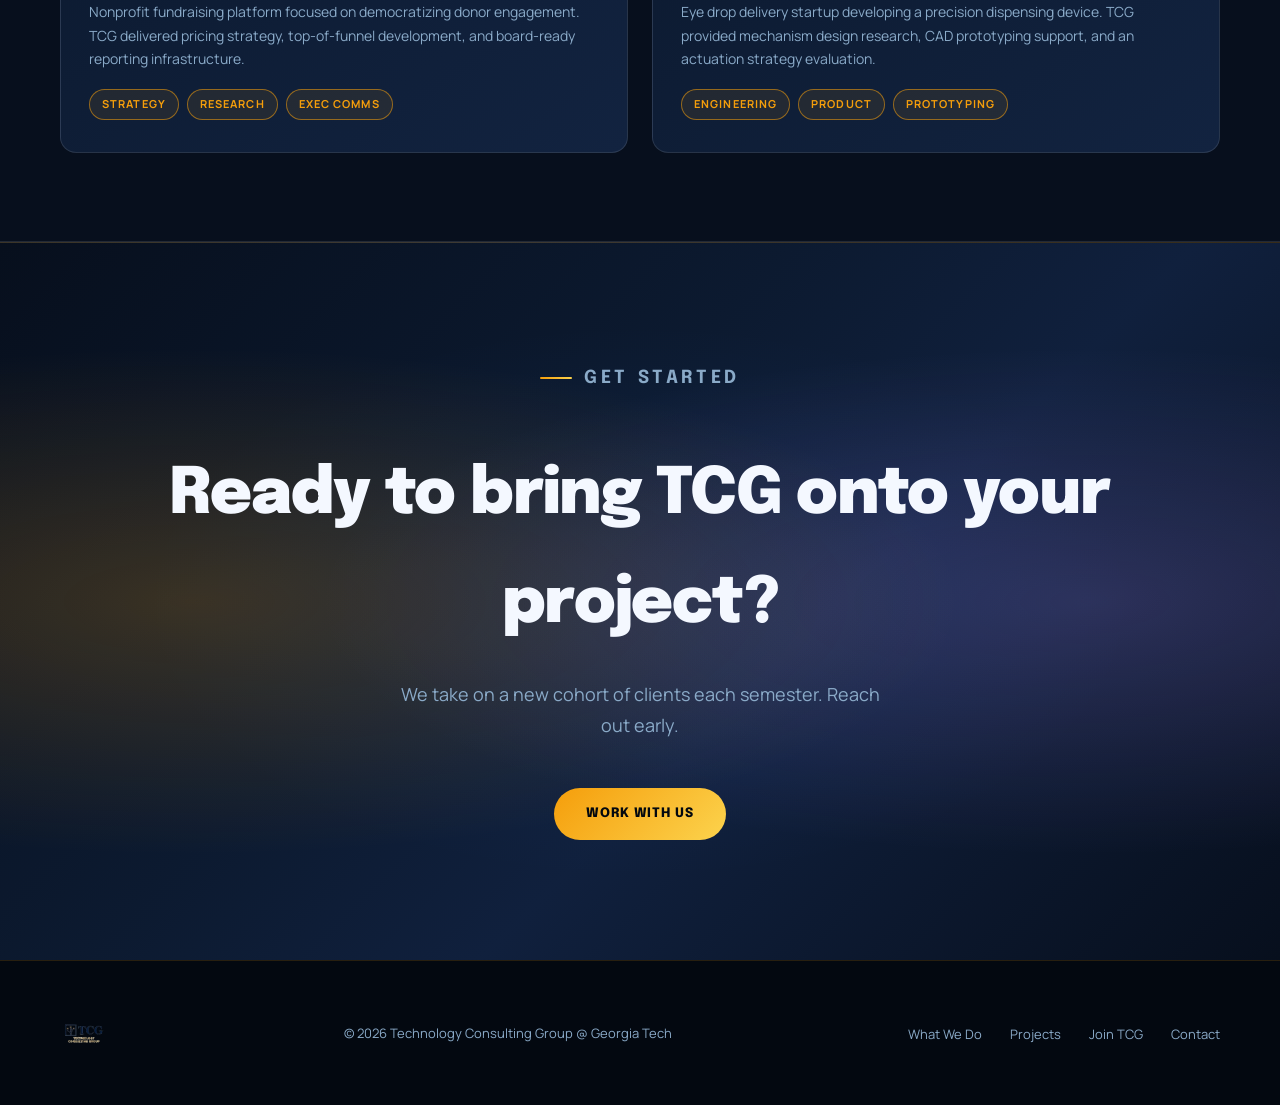
<file: clients-projects.html>
<!DOCTYPE html>
<html lang="en">
<head>
  <meta charset="UTF-8" />
  <meta name="viewport" content="width=device-width, initial-scale=1.0" />
  <title>Clients and Projects — TCG</title>
  <link rel="stylesheet" href="css/styles.css" />
</head>
<body>
  <div class="page-content">

    <section class="page-hero page-hero--compact">
      <div class="page-hero-photo-strip" aria-hidden="true">
        <div class="page-hero-strip-inner">
          <img src="assets/event/IMG_1754.jpeg" alt="" /><img src="assets/event/IMG_9900.jpeg" alt="" /><img src="assets/event/IMG_1765.jpeg" alt="" /><img src="assets/event/IMG_9894.jpeg" alt="" /><img src="assets/event/IMG_8817.jpeg" alt="" /><img src="assets/event/IMG_8818.jpeg" alt="" /><img src="assets/event/IMG_9898.jpeg" alt="" /><img src="assets/event/IMG_1770.jpeg" alt="" />
          <img src="assets/event/IMG_1754.jpeg" alt="" /><img src="assets/event/IMG_9900.jpeg" alt="" /><img src="assets/event/IMG_1765.jpeg" alt="" /><img src="assets/event/IMG_9894.jpeg" alt="" /><img src="assets/event/IMG_8817.jpeg" alt="" /><img src="assets/event/IMG_8818.jpeg" alt="" /><img src="assets/event/IMG_9898.jpeg" alt="" /><img src="assets/event/IMG_1770.jpeg" alt="" />
        </div>
      </div>
      <div class="container">
        <p class="section-label">Portfolio</p>
        <h1>Clients &amp; Projects</h1>
        <p>Fall 2026 cohort — select a client to view scope, deliverables, and engagement details.</p>
      </div>
    </section>

    <section class="projects-section">
      <div class="container">

        <div class="project-tabs" role="tablist">
          <button class="tab-btn" role="tab" data-tab="cryobio" id="tab-cryobio">
            <span class="tab-dot" style="background:#52C77E;"></span>CryoBio
          </button>
          <button class="tab-btn" role="tab" data-tab="tie-atlanta" id="tab-tie-atlanta">
            <span class="tab-dot" style="background:#4FBDB5;"></span>TIE Atlanta
          </button>
          <button class="tab-btn" role="tab" data-tab="tmobile" id="tab-tmobile">
            <span class="tab-dot" style="background:#E0789A;"></span>T-Mobile
          </button>
          <button class="tab-btn" role="tab" data-tab="essential-innovations" id="tab-essential-innovations">
            <span class="tab-dot" style="background:#9B6EF3;"></span>Essential Innovations
          </button>
          <button class="tab-btn" role="tab" data-tab="driptek" id="tab-driptek">
            <span class="tab-dot" style="background:#D97A3D;"></span>DripTek
          </button>
        </div>

        <!-- ── CryoBio ── -->
        <div class="tab-panel" id="cryobio" role="tabpanel">
          <div class="project-detail">
            <div class="project-detail-left">
              <div class="client-logo-img"><img src="assets/cryobio logo.jpg" alt="CryoBio" /></div>
              <p class="section-label">Market Research · Fall 2026</p>
              <h2>CryoBio</h2>
              <p class="project-overview">CryoBio is an early-stage biotech company developing cryogenic technology for agriculture. TCG is supporting a market research engagement to help inform CryoBio's go-to-market and fundraising strategy.</p>
              <div class="detail-tags">
                <span class="tag">Market Research</span>
                <span class="tag">WTP Analysis</span>
                <span class="tag">Investor Ready</span>
                <span class="tag">Policy</span>
              </div>
              <div class="detail-links">
                <a href="contact.html" class="btn btn-primary">Work with TCG</a>
              </div>
            </div>
            <div class="project-detail-right">
              <div class="detail-right-section">
                <h3>What We're Working On</h3>
                <ul class="work-list">
                  <li>Assessing market demand and target segments</li>
                  <li>Benchmarking pricing and customer willingness-to-pay</li>
                  <li>Reviewing the relevant regulatory landscape</li>
                  <li>Synthesizing findings for investor conversations</li>
                </ul>
              </div>
              <div class="deliverables-box">
                <h4>Key Deliverables</h4>
                <ul>
                  <li>Market research summary</li>
                  <li>Pricing &amp; demand analysis</li>
                  <li>Regulatory overview</li>
                  <li>Investor-ready insights deck</li>
                </ul>
              </div>
            </div>
          </div>
        </div>

        <!-- ── TIE Atlanta ── -->
        <div class="tab-panel" id="tie-atlanta" role="tabpanel">
          <div class="project-detail">
            <div class="project-detail-left">
              <div class="client-logo-img"><img src="assets/tie-atlanta-logo.png" alt="TIE Atlanta" /></div>
              <p class="section-label">Strategy &amp; Sponsorship · Fall 2026</p>
              <h2>TIE Atlanta</h2>
              <p class="project-overview">TIE Atlanta is a nonprofit that connects entrepreneurs, investors, and ecosystem builders across the Atlanta business community. TCG is running a two-workstream engagement focused on member growth and revenue strategy.</p>
              <div class="detail-tags">
                <span class="tag">Member Retention</span>
                <span class="tag">Sponsorship</span>
                <span class="tag">Revenue Strategy</span>
                <span class="tag">Data &amp; Analytics</span>
              </div>
              <div class="detail-links">
                <a href="contact.html" class="btn btn-primary">Work with TCG</a>
              </div>
            </div>
            <div class="project-detail-right">
              <div class="detail-right-section">
                <h3>Workstream 1 — Member Growth &amp; Retention</h3>
                <ul class="work-list">
                  <li>Analyzing membership trends and retention drivers</li>
                  <li>Assessing member value and engagement</li>
                  <li>Benchmarking against peer organizations</li>
                  <li>Developing a retention strategy</li>
                </ul>
              </div>
              <div class="detail-right-section">
                <h3>Workstream 2 — Revenue &amp; Sponsorship Strategy</h3>
                <ul class="work-list">
                  <li>Auditing current revenue streams</li>
                  <li>Refining sponsorship packaging and positioning</li>
                  <li>Developing a sponsor outreach approach</li>
                  <li>Building a prioritized revenue roadmap</li>
                </ul>
              </div>
              <div class="deliverables-box">
                <h4>Key Deliverables</h4>
                <ul>
                  <li>Member retention report</li>
                  <li>Revenue &amp; sponsorship strategy report</li>
                  <li>Supporting data &amp; analytics summary</li>
                  <li>Executive presentation</li>
                </ul>
              </div>
            </div>
          </div>
        </div>

        <!-- ── T-Mobile ── -->
        <div class="tab-panel" id="tmobile" role="tabpanel">
          <div class="project-detail">
            <div class="project-detail-left">
              <div class="client-logo-img"><img src="assets/tmobile-logo.svg" alt="T-Mobile" /></div>
              <p class="section-label">Engineering &amp; Data · Fall 2026</p>
              <h2>T-Mobile</h2>
              <p class="project-overview">T-Mobile is a major national wireless and fiber network provider. TCG is developing data tools to support network expansion planning and site risk assessment.</p>
              <div class="detail-tags">
                <span class="tag">Geospatial Analysis</span>
                <span class="tag">Data Pipelines</span>
                <span class="tag">Forecasting</span>
                <span class="tag">Engineering</span>
              </div>
              <div class="detail-links">
                <a href="contact.html" class="btn btn-primary">Work with TCG</a>
              </div>
            </div>
            <div class="project-detail-right">
              <div class="detail-right-section">
                <h3>What We're Working On</h3>
                <ul class="work-list">
                  <li>Building a pipeline to track new development opportunities</li>
                  <li>Developing a forecasting model to support planning decisions</li>
                  <li>Assessing site conditions relevant to construction risk</li>
                  <li>Producing a scoring framework to prioritize deployment decisions</li>
                </ul>
              </div>
              <div class="deliverables-box">
                <h4>Key Deliverables</h4>
                <ul>
                  <li>Development tracking &amp; forecasting pipeline</li>
                  <li>Market opportunity overlay</li>
                  <li>Site risk assessment pipeline</li>
                  <li>Executive presentation &amp; documentation</li>
                </ul>
              </div>
            </div>
          </div>
        </div>

        <!-- ── Essential Innovations ── -->
        <div class="tab-panel" id="essential-innovations" role="tabpanel">
          <div class="project-detail">
            <div class="project-detail-left">
              <div class="client-logo-img"><img src="assets/essential-innovations-logo.png" alt="Essential Innovations" /></div>
              <p class="section-label">Product &amp; Compliance · Fall 2026</p>
              <h2>Essential Innovations</h2>
              <p class="project-overview">Essential Innovations operates a workforce technology platform. TCG is evaluating integration strategy and data privacy practices to support the platform as it scales.</p>
              <div class="detail-tags">
                <span class="tag">API Strategy</span>
                <span class="tag">Feasibility Analysis</span>
                <span class="tag">Data Privacy</span>
                <span class="tag">Compliance</span>
              </div>
              <div class="detail-links">
                <a href="contact.html" class="btn btn-primary">Work with TCG</a>
              </div>
            </div>
            <div class="project-detail-right">
              <div class="detail-right-section">
                <h3>What We're Working On</h3>
                <ul class="work-list">
                  <li>Researching integration options across several industry providers</li>
                  <li>Comparing build-vs-buy approaches to data integration</li>
                  <li>Producing a feasibility and prioritization roadmap</li>
                  <li>Reviewing data privacy and compliance practices</li>
                </ul>
              </div>
              <div class="deliverables-box">
                <h4>Key Deliverables</h4>
                <ul>
                  <li>Integration landscape report</li>
                  <li>Feasibility assessment</li>
                  <li>Technical scoping or prototype</li>
                  <li>Data privacy framework</li>
                  <li>Executive presentation</li>
                </ul>
              </div>
            </div>
          </div>
        </div>

        <!-- ── DripTek ── -->
        <div class="tab-panel" id="driptek" role="tabpanel">
          <div class="project-detail">
            <div class="project-detail-left">
              <div class="client-logo-img"><img src="assets/driptek-logo.png" alt="DripTek" /></div>
              <p class="section-label">Engineering · Fall 2026</p>
              <h2>DripTek</h2>
              <p class="project-overview">DripTek is an industrial technology company building automated maintenance systems for heavy machinery. TCG's engagement scope with DripTek is currently being finalized.</p>
              <div class="detail-tags">
                <span class="tag">Engineering</span>
                <span class="tag">Industrial Tech</span>
                <span class="tag">Scoping</span>
              </div>
              <div class="detail-links">
                <a href="contact.html" class="btn btn-primary">Work with TCG</a>
              </div>
            </div>
            <div class="project-detail-right">
              <div class="detail-right-section">
                <h3>Engagement Status</h3>
                <ul class="work-list">
                  <li>Scope of work is being finalized with DripTek this semester — check back soon for full project details.</li>
                </ul>
              </div>
            </div>
          </div>
        </div>

      </div>
    </section>

    <div class="section-divider-thick">✦ ✦ ✦</div>

    <section class="past-projects">
      <div class="container">
        <div class="past-projects-header">
          <p class="section-label">Alumni Engagements</p>
          <h2>Past Semester Projects</h2>
          <p>A look back at engagements TCG delivered in previous semesters.</p>
        </div>
        <div class="past-project-grid">
          <div class="past-project-card">
            <p class="past-project-sem">Spring 2026 · Strategy</p>
            <h4>Infinite Giving</h4>
            <p>Nonprofit fundraising platform focused on democratizing donor engagement. TCG delivered pricing strategy, top-of-funnel development, and board-ready reporting infrastructure.</p>
            <div class="card-tags">
              <span class="tag">Strategy</span>
              <span class="tag">Research</span>
              <span class="tag">Exec Comms</span>
            </div>
          </div>
          <div class="past-project-card">
            <p class="past-project-sem">Spring 2026 · Engineering</p>
            <h4>OptiDrop</h4>
            <p>Eye drop delivery startup developing a precision dispensing device. TCG provided mechanism design research, CAD prototyping support, and an actuation strategy evaluation.</p>
            <div class="card-tags">
              <span class="tag">Engineering</span>
              <span class="tag">Product</span>
              <span class="tag">Prototyping</span>
            </div>
          </div>
        </div>
      </div>
    </section>

    <section id="cta-band">
      <div class="container">
        <p class="section-label" style="justify-content:center;">Get Started</p>
        <h2>Ready to bring TCG onto your project?</h2>
        <p>We take on a new cohort of clients each semester. Reach out early.</p>
        <div class="cta-actions">
          <a href="contact.html" class="btn btn-primary">Work With Us</a>
        </div>
      </div>
    </section>

  </div>
  <script src="js/components.js"></script>
  <script src="js/main.js"></script>
</body>
</html>
</file>
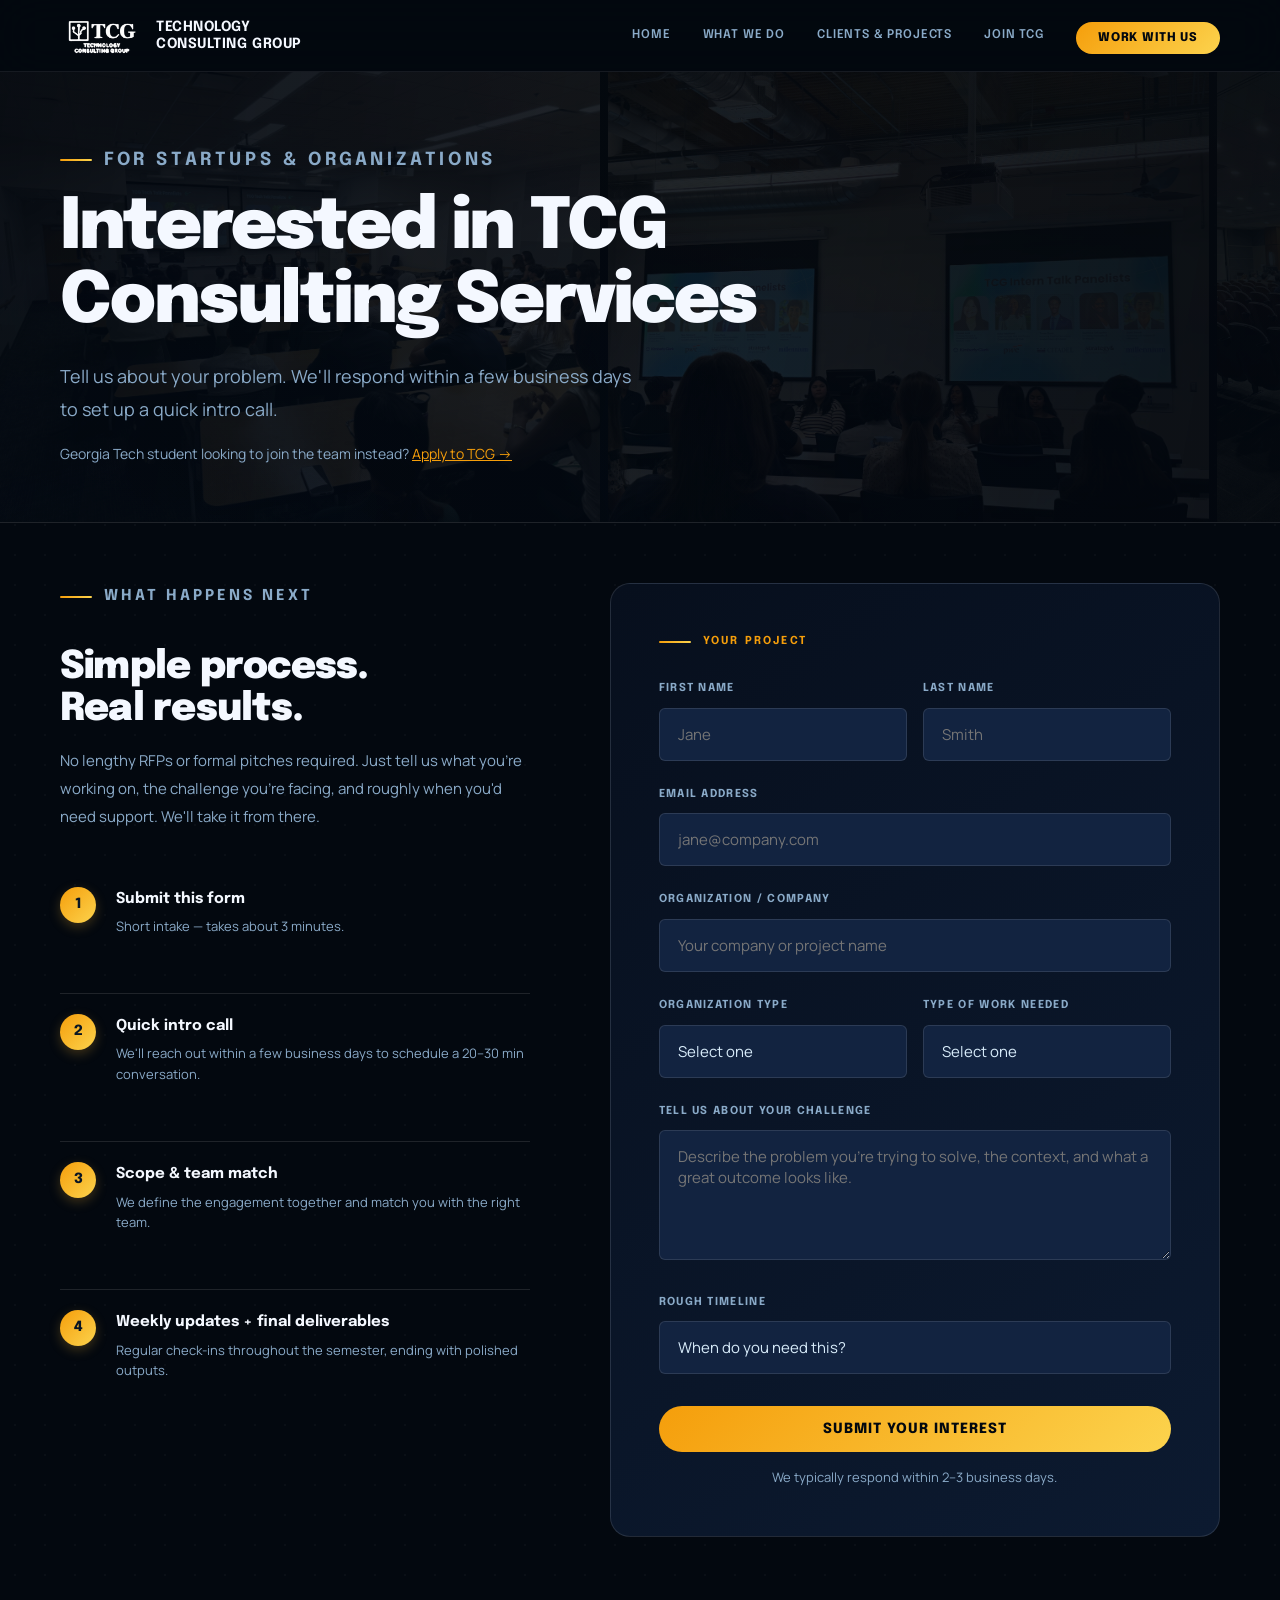
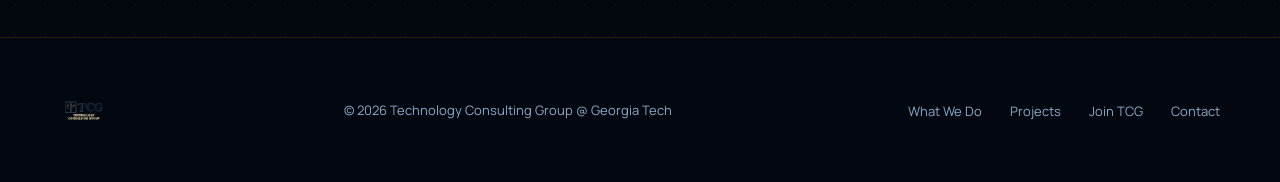
<file: contact.html>
<!DOCTYPE html>
<html lang="en">
<head>
  <meta charset="UTF-8" />
  <meta name="viewport" content="width=device-width, initial-scale=1.0" />
  <title>Interested in TCG Consulting Services</title>
  <link rel="stylesheet" href="css/styles.css" />
</head>
<body>
  <div class="page-content">

    <section class="page-hero">
      <div class="page-hero-photo-strip" aria-hidden="true">
        <div class="page-hero-strip-inner">
          <img src="assets/event/IMG_1756.jpeg" alt="" /><img src="assets/event/IMG_9898.jpeg" alt="" /><img src="assets/event/IMG_8818.jpeg" alt="" /><img src="assets/event/IMG_9894.jpeg" alt="" /><img src="assets/event/IMG_1753.jpeg" alt="" /><img src="assets/event/IMG_1765.jpeg" alt="" /><img src="assets/event/IMG_9900.jpeg" alt="" /><img src="assets/event/IMG_8834.jpeg" alt="" />
          <img src="assets/event/IMG_1756.jpeg" alt="" /><img src="assets/event/IMG_9898.jpeg" alt="" /><img src="assets/event/IMG_8818.jpeg" alt="" /><img src="assets/event/IMG_9894.jpeg" alt="" /><img src="assets/event/IMG_1753.jpeg" alt="" /><img src="assets/event/IMG_1765.jpeg" alt="" /><img src="assets/event/IMG_9900.jpeg" alt="" /><img src="assets/event/IMG_8834.jpeg" alt="" />
        </div>
      </div>
      <div class="container">
        <p class="section-label">For Startups &amp; Organizations</p>
        <h1>Interested in TCG Consulting Services</h1>
        <p>Tell us about your problem. We'll respond within a few business days to set up a quick intro call.</p>
        <p style="font-size:14px; margin-top:16px;">Georgia Tech student looking to join the team instead? <a href="apply.html" style="color:var(--gold); text-decoration:underline;">Apply to TCG →</a></p>
      </div>
    </section>

    <section class="contact-section">
      <div class="container">
        <div class="contact-grid">

          <div class="contact-left">
            <p class="section-label">What Happens Next</p>
            <h2>Simple process.<br/>Real results.</h2>
            <p>No lengthy RFPs or formal pitches required. Just tell us what you're working on, the challenge you're facing, and roughly when you'd need support. We'll take it from there.</p>
            <div class="next-steps">
              <div class="next-step">
                <div class="next-step-num">1</div>
                <div class="next-step-text">
                  <h5>Submit this form</h5>
                  <p>Short intake — takes about 3 minutes.</p>
                </div>
              </div>
              <div class="next-step">
                <div class="next-step-num">2</div>
                <div class="next-step-text">
                  <h5>Quick intro call</h5>
                  <p>We'll reach out within a few business days to schedule a 20–30 min conversation.</p>
                </div>
              </div>
              <div class="next-step">
                <div class="next-step-num">3</div>
                <div class="next-step-text">
                  <h5>Scope &amp; team match</h5>
                  <p>We define the engagement together and match you with the right team.</p>
                </div>
              </div>
              <div class="next-step">
                <div class="next-step-num">4</div>
                <div class="next-step-text">
                  <h5>Weekly updates + final deliverables</h5>
                  <p>Regular check-ins throughout the semester, ending with polished outputs.</p>
                </div>
              </div>
            </div>
          </div>

          <form class="contact-form" id="contact-form" action="https://formspree.io/f/xykbwdyk" method="POST">
            <p class="section-label" style="margin-bottom: 28px;">Your Project</p>
            <div class="form-two-col">
              <div class="form-row">
                <label for="first-name">First Name</label>
                <input type="text" id="first-name" name="first-name" placeholder="Jane" required />
              </div>
              <div class="form-row">
                <label for="last-name">Last Name</label>
                <input type="text" id="last-name" name="last-name" placeholder="Smith" required />
              </div>
            </div>
            <div class="form-row">
              <label for="email">Email Address</label>
              <input type="email" id="email" name="email" placeholder="jane@company.com" required />
            </div>
            <div class="form-row">
              <label for="org">Organization / Company</label>
              <input type="text" id="org" name="org" placeholder="Your company or project name" required />
            </div>
            <div class="form-two-col">
              <div class="form-row">
                <label for="org-type">Organization Type</label>
                <select id="org-type" name="org-type">
                  <option value="" disabled selected>Select one</option>
                  <option value="startup">Startup</option>
                  <option value="nonprofit">Nonprofit / Social Enterprise</option>
                  <option value="research">Research Lab / University</option>
                  <option value="smb">Small / Mid-Size Business</option>
                  <option value="other">Other</option>
                </select>
              </div>
              <div class="form-row">
                <label for="work-type">Type of Work Needed</label>
                <select id="work-type" name="work-type">
                  <option value="" disabled selected>Select one</option>
                  <option value="strategy">Strategy &amp; Market Research</option>
                  <option value="analytics">Analytics &amp; Reporting</option>
                  <option value="engineering">Product &amp; Engineering</option>
                  <option value="ops">Operational Strategy</option>
                  <option value="unsure">Not sure — happy to discuss</option>
                </select>
              </div>
            </div>
            <div class="form-row">
              <label for="challenge">Tell us about your challenge</label>
              <textarea id="challenge" name="challenge" placeholder="Describe the problem you're trying to solve, the context, and what a great outcome looks like." required></textarea>
            </div>
            <div class="form-row">
              <label for="timeline">Rough Timeline</label>
              <select id="timeline" name="timeline">
                <option value="" disabled selected>When do you need this?</option>
                <option value="asap">As soon as possible</option>
                <option value="this-semester">This semester (Fall 2026)</option>
                <option value="next-semester">Spring 2027</option>
                <option value="flexible">Flexible / just exploring</option>
              </select>
            </div>
            <button type="submit" class="btn btn-primary form-submit">Submit Your Interest</button>
            <p class="form-note">We typically respond within 2–3 business days.</p>
          </form>

        </div>
      </div>
    </section>

  </div>
  <script src="js/components.js"></script>
  <script src="js/main.js"></script>
</body>
</html>
</file>
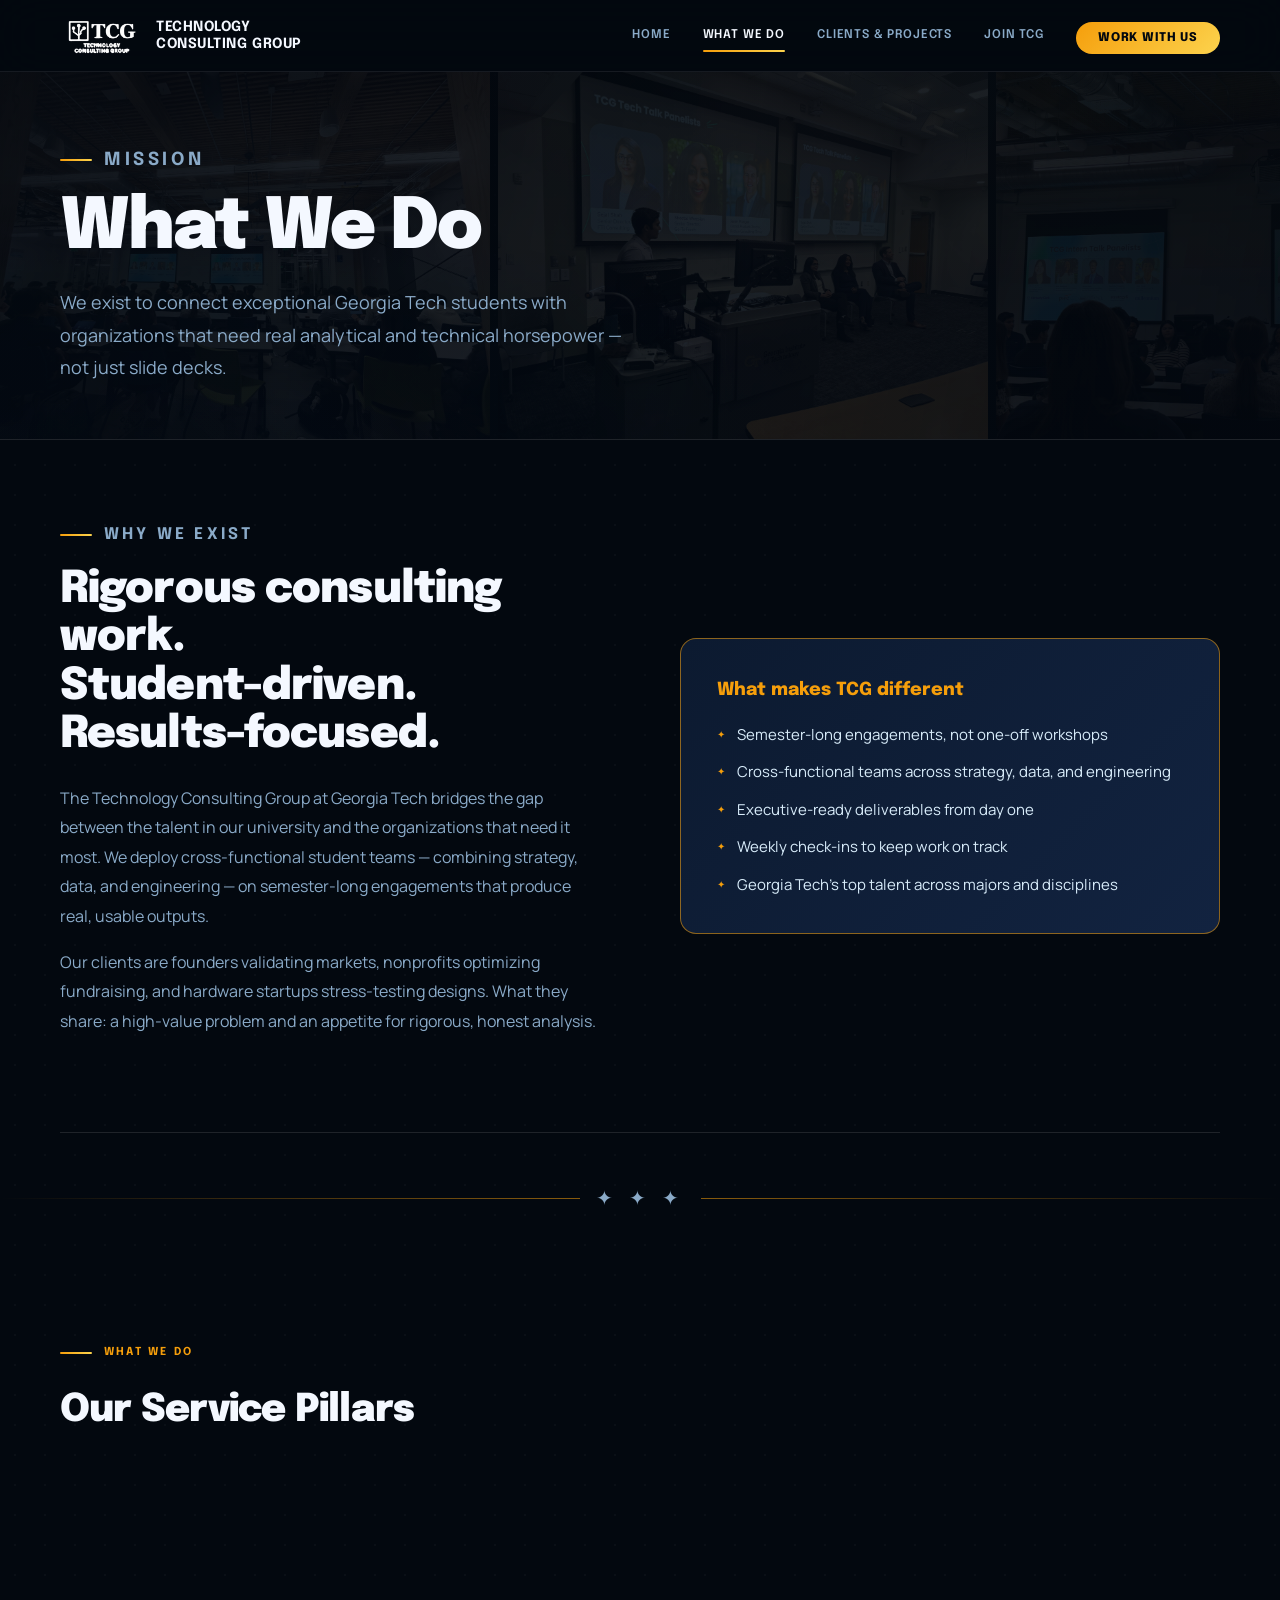
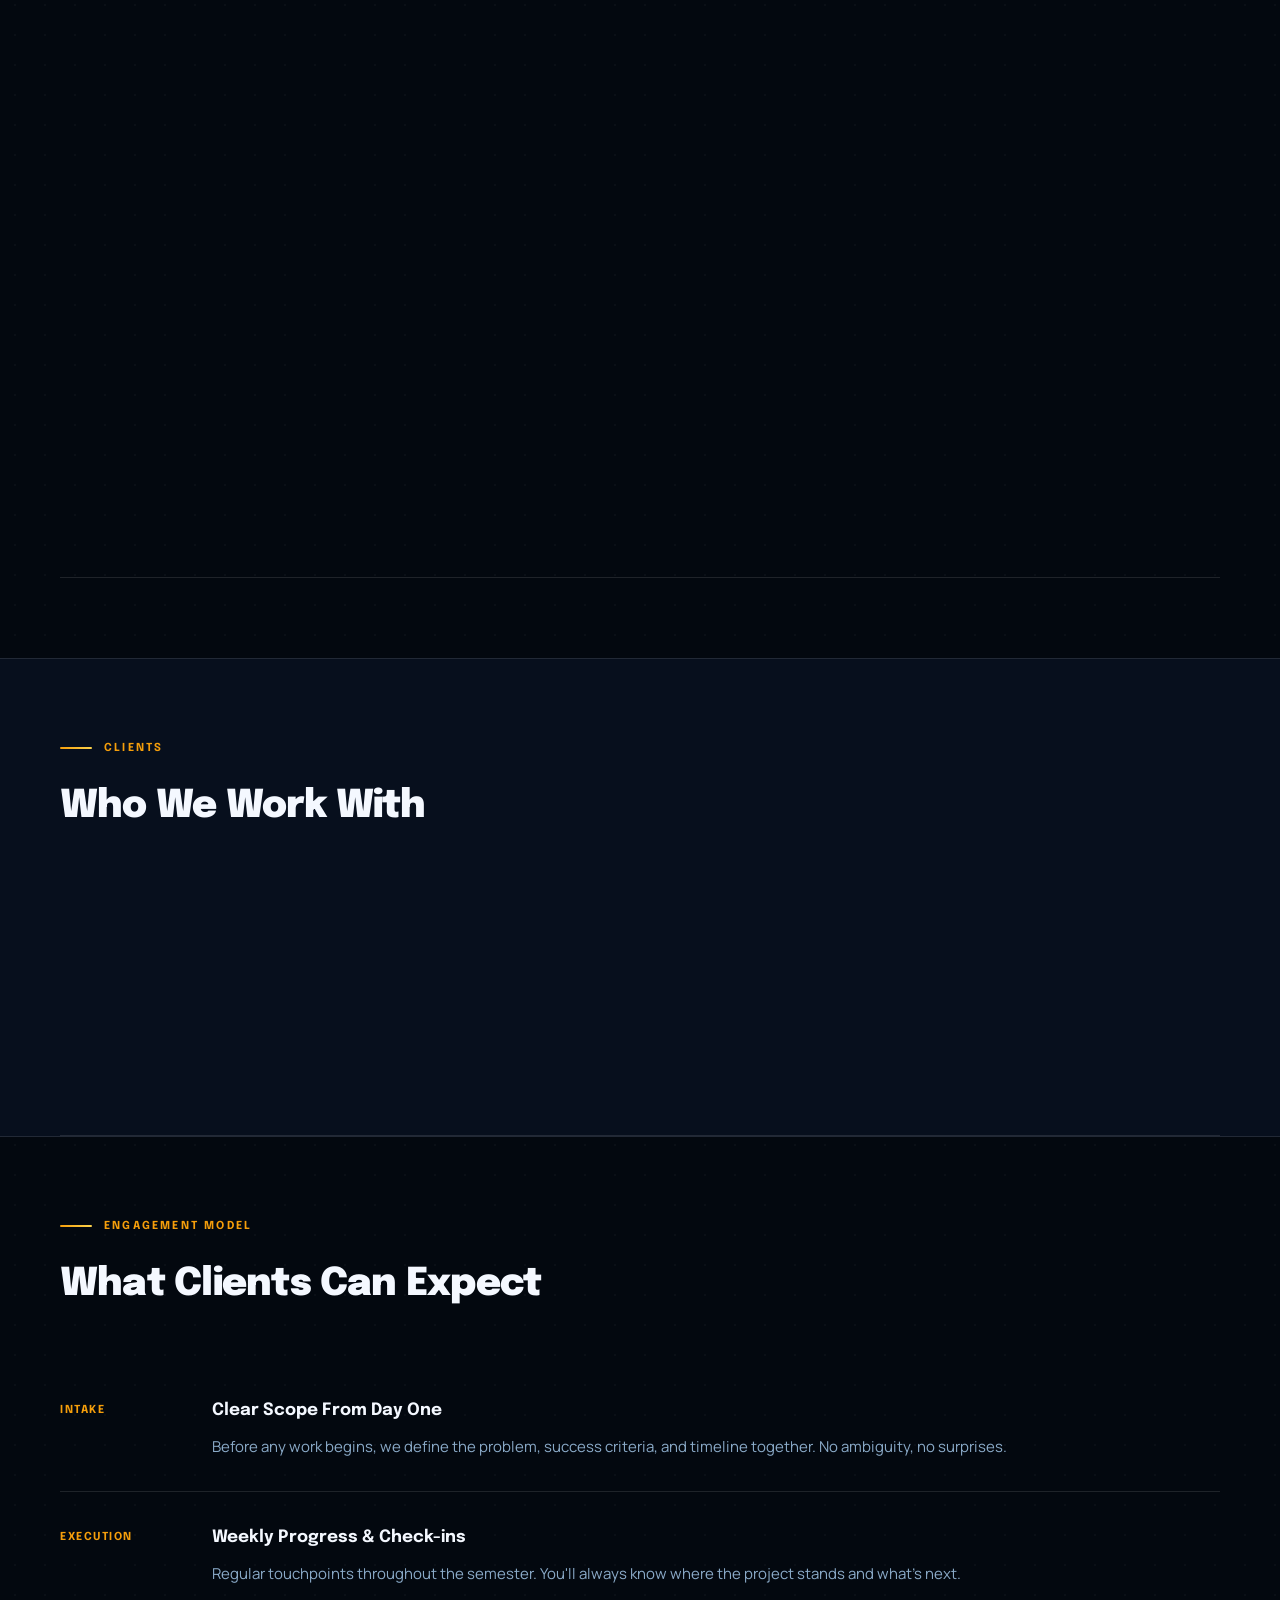
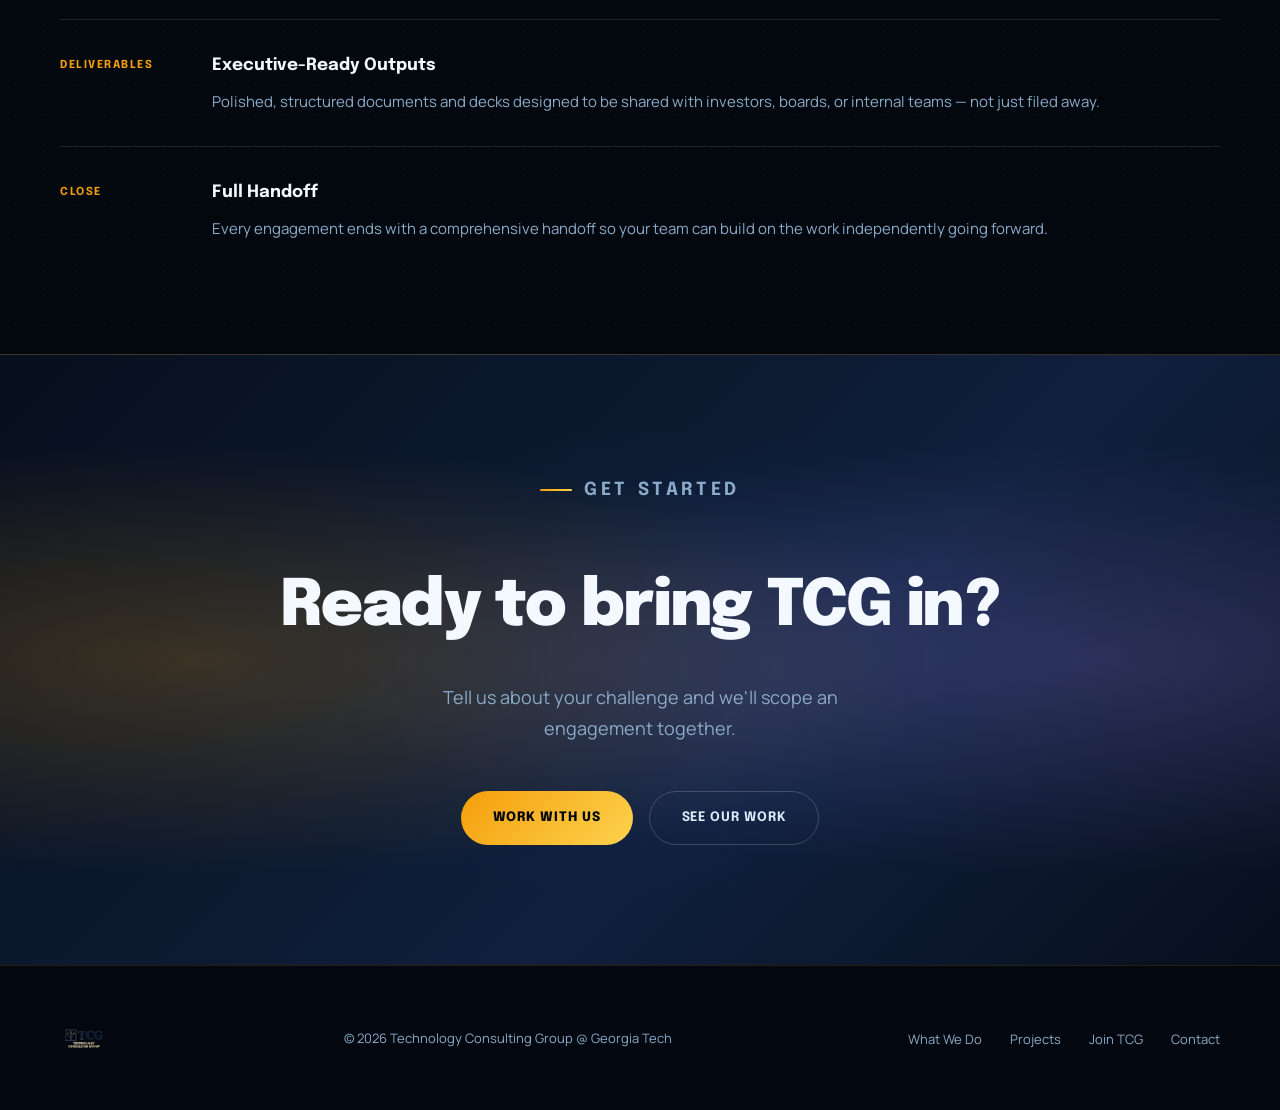
<file: what-we-do.html>
<!DOCTYPE html>
<html lang="en">
<head>
  <meta charset="UTF-8" />
  <meta name="viewport" content="width=device-width, initial-scale=1.0" />
  <title>What We Do — TCG</title>
  <link rel="stylesheet" href="css/styles.css" />
</head>
<body>
  <div class="page-content">

    <section class="page-hero">
      <div class="page-hero-photo-strip" aria-hidden="true">
        <div class="page-hero-strip-inner">
          <img src="assets/event/IMG_9894.jpeg" alt="" /><img src="assets/event/IMG_1753.jpeg" alt="" /><img src="assets/event/IMG_9898.jpeg" alt="" /><img src="assets/event/IMG_1759.jpeg" alt="" /><img src="assets/event/IMG_1770.jpeg" alt="" /><img src="assets/event/IMG_9900.jpeg" alt="" /><img src="assets/event/IMG_8834.jpeg" alt="" /><img src="assets/event/IMG_1756.jpeg" alt="" />
          <img src="assets/event/IMG_9894.jpeg" alt="" /><img src="assets/event/IMG_1753.jpeg" alt="" /><img src="assets/event/IMG_9898.jpeg" alt="" /><img src="assets/event/IMG_1759.jpeg" alt="" /><img src="assets/event/IMG_1770.jpeg" alt="" /><img src="assets/event/IMG_9900.jpeg" alt="" /><img src="assets/event/IMG_8834.jpeg" alt="" /><img src="assets/event/IMG_1756.jpeg" alt="" />
        </div>
      </div>
      <div class="container">
        <p class="section-label">Mission</p>
        <h1>What We Do</h1>
        <p>We exist to connect exceptional Georgia Tech students with organizations that need real analytical and technical horsepower — not just slide decks.</p>
      </div>
    </section>

    <section>
      <div class="container">
        <div class="mission-block">
          <div>
            <p class="section-label">Why We Exist</p>
            <h2>Rigorous consulting work.<br/>Student-driven. Results-focused.</h2>
            <p>The Technology Consulting Group at Georgia Tech bridges the gap between the talent in our university and the organizations that need it most. We deploy cross-functional student teams — combining strategy, data, and engineering — on semester-long engagements that produce real, usable outputs.</p>
            <p>Our clients are founders validating markets, nonprofits optimizing fundraising, and hardware startups stress-testing designs. What they share: a high-value problem and an appetite for rigorous, honest analysis.</p>
          </div>
          <div class="mission-highlight">
            <h3>What makes TCG different</h3>
            <ul>
              <li>Semester-long engagements, not one-off workshops</li>
              <li>Cross-functional teams across strategy, data, and engineering</li>
              <li>Executive-ready deliverables from day one</li>
              <li>Weekly check-ins to keep work on track</li>
              <li>Georgia Tech's top talent across majors and disciplines</li>
            </ul>
          </div>
        </div>
      </div>
    </section>

    <div class="section-divider-thick">✦ ✦ ✦</div>

    <section style="padding: 0 0 80px 0;">
      <div class="container">
        <div class="pillars-section">
          <p class="section-label">What We Do</p>
          <h2>Our Service Pillars</h2>
          <div class="pillars-grid">
            <div class="pillar fade-up">
              <div class="pillar-icon"><svg width="24" height="24" viewBox="0 0 24 24" fill="none" stroke="currentColor" stroke-width="1.8" stroke-linecap="round" stroke-linejoin="round"><rect x="3" y="12" width="4" height="9" rx="1"/><rect x="10" y="7" width="4" height="14" rx="1"/><rect x="17" y="3" width="4" height="18" rx="1"/></svg></div>
              <h3>Strategy &amp; Market Research</h3>
              <p>Market sizing, competitive analysis, pricing frameworks, willingness-to-pay studies, and go-to-market strategy. We produce investor-ready outputs grounded in primary and secondary research.</p>
            </div>
            <div class="pillar fade-up">
              <div class="pillar-icon"><svg width="24" height="24" viewBox="0 0 24 24" fill="none" stroke="currentColor" stroke-width="1.8" stroke-linecap="round" stroke-linejoin="round"><polyline points="22 12 18 12 15 21 9 3 6 12 2 12"/></svg></div>
              <h3>Analytics &amp; Reporting</h3>
              <p>Data pipelines, KPI dashboards, quarterly reporting structures, and exec communications. We build the infrastructure that keeps leadership and boards aligned.</p>
            </div>
            <div class="pillar fade-up">
              <div class="pillar-icon"><svg width="24" height="24" viewBox="0 0 24 24" fill="none" stroke="currentColor" stroke-width="1.8" stroke-linecap="round" stroke-linejoin="round"><path d="M14.7 6.3a1 1 0 0 0 0 1.4l1.6 1.6a1 1 0 0 0 1.4 0l3.77-3.77a6 6 0 0 1-7.94 7.94l-6.91 6.91a2.12 2.12 0 0 1-3-3l6.91-6.91a6 6 0 0 1 7.94-7.94l-3.76 3.76z"/></svg></div>
              <h3>Product &amp; Engineering</h3>
              <p>Mechanism design, CAD prototyping, actuation strategy, and technical tradeoff analysis. Our engineering sub-teams work directly on hardware and product development challenges.</p>
            </div>
            <div class="pillar fade-up">
              <div class="pillar-icon"><svg width="24" height="24" viewBox="0 0 24 24" fill="none" stroke="currentColor" stroke-width="1.8" stroke-linecap="round" stroke-linejoin="round"><polygon points="13 2 3 14 12 14 11 22 21 10 12 10 13 2"/></svg></div>
              <h3>Operational &amp; Org Strategy</h3>
              <p>Process design, stakeholder alignment, board communications, and top-of-funnel optimization. We help organizations run tighter operations and communicate more effectively.</p>
            </div>
          </div>
        </div>
      </div>
    </section>

    <section style="background: var(--surface); border-top: 1px solid var(--border); border-bottom: 1px solid var(--border);">
      <div class="container">
        <div class="who-section">
          <p class="section-label">Clients</p>
          <h2>Who We Work With</h2>
          <div class="who-grid">
            <div class="who-card fade-up">
              <h4>Early-Stage Startups</h4>
              <p>Pre-seed to Series A companies validating markets, refining pricing, or building fundraising materials.</p>
            </div>
            <div class="who-card fade-up">
              <h4>Research &amp; Labs</h4>
              <p>University and industry research teams that need analytical support for commercialization or publication.</p>
            </div>
            <div class="who-card fade-up">
              <h4>Mission-Driven Orgs</h4>
              <p>Nonprofits and social enterprises seeking strategy, reporting, and donor/stakeholder communications support.</p>
            </div>
          </div>
        </div>
      </div>
    </section>

    <div class="container">
      <div class="process-section">
        <p class="section-label">Engagement Model</p>
        <h2>What Clients Can Expect</h2>
        <div class="process-list">
          <div class="process-item fade-up">
            <div class="process-step-label">Intake</div>
            <div>
              <h4>Clear Scope From Day One</h4>
              <p>Before any work begins, we define the problem, success criteria, and timeline together. No ambiguity, no surprises.</p>
            </div>
          </div>
          <div class="process-item fade-up">
            <div class="process-step-label">Execution</div>
            <div>
              <h4>Weekly Progress &amp; Check-ins</h4>
              <p>Regular touchpoints throughout the semester. You'll always know where the project stands and what's next.</p>
            </div>
          </div>
          <div class="process-item fade-up">
            <div class="process-step-label">Deliverables</div>
            <div>
              <h4>Executive-Ready Outputs</h4>
              <p>Polished, structured documents and decks designed to be shared with investors, boards, or internal teams — not just filed away.</p>
            </div>
          </div>
          <div class="process-item fade-up">
            <div class="process-step-label">Close</div>
            <div>
              <h4>Full Handoff</h4>
              <p>Every engagement ends with a comprehensive handoff so your team can build on the work independently going forward.</p>
            </div>
          </div>
        </div>
      </div>
    </div>

    <section id="cta-band">
      <div class="container">
        <p class="section-label" style="justify-content:center;">Get Started</p>
        <h2>Ready to bring TCG in?</h2>
        <p>Tell us about your challenge and we'll scope an engagement together.</p>
        <div class="cta-actions">
          <a href="contact.html" class="btn btn-primary">Work With Us</a>
          <a href="clients-projects.html" class="btn btn-outline">See Our Work</a>
        </div>
      </div>
    </section>

  </div>
  <script src="js/components.js"></script>
  <script src="js/main.js"></script>
</body>
</html>
</file>
<file: css/styles.css>
/* ============================================================
   TCG — Technology Consulting Group @ Georgia Tech
   Global Stylesheet — Rich Layout Update
   ============================================================ */

@import url('https://fonts.googleapis.com/css2?family=Epilogue:wght@400;600;700;800;900&family=Manrope:wght@400;500;600&display=swap');

:root {
  --bg:             #03080F;
  --surface:        #070F1D;
  --surface-2:      #0C1A30;
  --surface-3:      #122340;
  --border:         rgba(255,255,255,0.11);
  --border-gold:    rgba(245,158,11,0.55);
  --gold:           #F59E0B;
  --gold-light:     #FCD34D;
  --gold-dim:       rgba(245,158,11,0.09);
  --violet:         #A78BFA;
  --violet-dim:     rgba(167,139,250,0.09);
  --border-violet:  rgba(167,139,250,0.4);
  --white:          #F4F8FF;
  --muted:          #8AAAC8;
  --text:           #D8ECFA;
  --accent-blue:    #3B82F6;
  --font-display: 'Epilogue', sans-serif;
  --font-body:    'Manrope', sans-serif;
  --nav-h: 72px;
  --max-w: 1240px;
  --radius: 6px;
  --transition: 0.25s cubic-bezier(0.4,0,0.2,1);
}

*, *::before, *::after { box-sizing: border-box; margin: 0; padding: 0; }
html { scroll-behavior: smooth; }
body {
  background-color: var(--bg);
  background-image: radial-gradient(rgba(255,255,255,0.028) 1px, transparent 1px);
  background-size: 30px 30px;
  color: var(--text);
  font-family: var(--font-body);
  font-size: 16px;
  line-height: 1.7;
  -webkit-font-smoothing: antialiased;
}
img { display: block; max-width: 100%; }
a { color: inherit; text-decoration: none; }
button { cursor: pointer; font-family: var(--font-body); }

.container { max-width: var(--max-w); margin: 0 auto; padding: 0 40px; }
.visually-hidden { position: absolute; width: 1px; height: 1px; overflow: hidden; clip: rect(0,0,0,0); white-space: nowrap; }

.tag { display: inline-block; font-size: 11px; font-weight: 700; letter-spacing: 0.1em; text-transform: uppercase; padding: 5px 12px; border: 1px solid var(--border-gold); color: var(--gold); border-radius: 20px; background: var(--gold-dim); }

.btn { display: inline-flex; align-items: center; gap: 8px; font-family: var(--font-display); font-weight: 700; font-size: 13px; letter-spacing: 0.07em; text-transform: uppercase; padding: 15px 32px; border-radius: 40px; transition: var(--transition); cursor: pointer; border: none; }
.btn-primary { background: linear-gradient(135deg, var(--gold) 0%, var(--gold-light) 100%); color: #03080F; font-weight: 800; }
.btn-primary:hover { transform: translateY(-3px); box-shadow: 0 10px 40px rgba(245,158,11,0.55), 0 0 0 1px rgba(245,158,11,0.3); }
.btn-outline { background: transparent; color: var(--text); border: 1px solid rgba(255,255,255,0.18); }
.btn-outline:hover { border-color: var(--gold); color: var(--gold); background: var(--gold-dim); box-shadow: 0 0 24px rgba(245,158,11,0.12); }

.section-label { font-family: var(--font-display); font-size: 11px; font-weight: 700; letter-spacing: 0.2em; text-transform: uppercase; color: var(--gold); margin-bottom: 16px; display: flex; align-items: center; gap: 12px; }
.section-label::before { content: ''; display: block; width: 32px; height: 2px; background: linear-gradient(90deg, var(--gold), var(--gold-light)); border-radius: 2px; }

/* ── DIVIDER ─────────────────────────────────────────────── */
.section-divider {
  width: 100%;
  height: 1px;
  background: linear-gradient(90deg, transparent, var(--border-gold), transparent);
  margin: 0;
}
.section-divider-thick {
  width: 100%;
  padding: 48px 0;
  display: flex;
  align-items: center;
  justify-content: center;
  gap: 16px;
  color: var(--muted);
  font-size: 20px;
  letter-spacing: 0.3em;
}
.section-divider-thick::before,
.section-divider-thick::after { content: ''; flex: 1; height: 1px; background: linear-gradient(90deg, transparent, var(--border-gold)); }
.section-divider-thick::after { background: linear-gradient(270deg, transparent, var(--border-gold)); }

/* ── NAV ─────────────────────────────────────────────────── */
#navbar { position: fixed; top: 0; left: 0; right: 0; z-index: 100; height: var(--nav-h); display: flex; align-items: center; background: rgba(3,8,15,0.88); backdrop-filter: blur(24px); -webkit-backdrop-filter: blur(24px); border-bottom: 1px solid rgba(255,255,255,0.08); }
#navbar .container { display: flex; align-items: center; justify-content: space-between; width: 100%; }
.nav-logo { display: flex; align-items: center; gap: 12px; }
.nav-logo-text { font-family: var(--font-display); font-weight: 700; font-size: 13px; letter-spacing: 0.05em; text-transform: uppercase; color: var(--white); line-height: 1.25; }
.nav-links { display: flex; align-items: center; gap: 32px; list-style: none; }
.nav-links a { font-family: var(--font-display); font-size: 12px; font-weight: 600; letter-spacing: 0.07em; text-transform: uppercase; color: var(--muted); transition: color var(--transition); position: relative; }
.nav-links a::after { content: ''; display: block; height: 2px; background: linear-gradient(90deg, var(--gold), var(--gold-light)); border-radius: 2px; transform: scaleX(0); transform-origin: left; transition: transform 0.25s ease; margin-top: 3px; }
.nav-links a:hover, .nav-links a.active { color: var(--white); }
.nav-links a:hover::after, .nav-links a.active::after { transform: scaleX(1); }
.nav-cta { background: linear-gradient(135deg, var(--gold), var(--gold-light)) !important; color: #03080F !important; padding: 10px 22px; border-radius: 40px; font-weight: 800 !important; font-size: 12px !important; }
.nav-cta::after { display: none !important; }
.nav-cta:hover { box-shadow: 0 4px 24px rgba(245,158,11,0.55) !important; transform: translateY(-2px); }

.hamburger { display: none; flex-direction: column; gap: 5px; background: none; border: none; padding: 4px; cursor: pointer; }
.hamburger span { display: block; width: 24px; height: 2px; background: var(--white); transition: var(--transition); }
.mobile-nav { display: none; position: fixed; top: var(--nav-h); left: 0; right: 0; background: rgba(3,8,15,0.98); backdrop-filter: blur(24px); border-bottom: 1px solid rgba(245,158,11,0.15); z-index: 99; flex-direction: column; padding: 24px 40px; }
.mobile-nav.open { display: flex; }
.mobile-nav a { font-family: var(--font-display); font-size: 15px; font-weight: 600; letter-spacing: 0.06em; text-transform: uppercase; color: var(--muted); padding: 16px 0; border-bottom: 1px solid var(--border); transition: color var(--transition); }
.mobile-nav a:hover { color: var(--white); }
.mobile-nav .mobile-cta { margin-top: 16px; background: linear-gradient(135deg, var(--gold), var(--gold-light)); color: #091524; padding: 14px 24px; border-radius: 40px; text-align: center; border: none; font-weight: 700; }

.page-content { padding-top: var(--nav-h); }

/* ── HERO ────────────────────────────────────────────────── */
#hero {
  min-height: 100vh;
  display: flex;
  align-items: center;
  position: relative;
  overflow: hidden;
  padding: 140px 0 120px;
  isolation: isolate;
}
#hero .container { max-width: 1440px; padding: 0 60px; }
#hero::before {
  content: '';
  position: absolute;
  inset: 0;
  background: radial-gradient(ellipse at 50% 50%, rgba(3,8,15,0.55) 0%, rgba(3,8,15,0.92) 100%);
  pointer-events: none;
  z-index: 1;
}
#hero::after {
  content: '';
  position: absolute;
  top: 0; right: 0;
  width: 55%;
  height: 100%;
  background: linear-gradient(135deg, rgba(245,158,11,0.04) 0%, rgba(167,139,250,0.07) 100%);
  clip-path: polygon(10% 0%, 100% 0%, 100% 100%, 0% 100%);
  pointer-events: none;
  border-left: 1px solid rgba(245,158,11,0.15);
  z-index: 1;
}

.hero-grid { display: flex; flex-direction: column; align-items: center; text-align: center; gap: 56px; position: relative; z-index: 2; width: 100%; }
.hero-eyebrow { font-family: var(--font-display); font-size: 11px; font-weight: 700; letter-spacing: 0.22em; text-transform: uppercase; color: var(--gold); margin-bottom: 24px; display: flex; align-items: center; justify-content: center; gap: 12px; }
.hero-eyebrow::before { content: ''; width: 32px; height: 2px; background: linear-gradient(90deg, var(--gold), var(--gold-light)); border-radius: 2px; }
.hero-headline { font-family: var(--font-display); font-size: clamp(56px, 8.5vw, 112px); font-weight: 900; line-height: 0.95; letter-spacing: -0.04em; color: var(--white); margin-bottom: 28px; }
.hero-headline em { font-style: normal; background: linear-gradient(90deg, var(--gold), var(--gold-light), var(--violet), var(--gold-light), var(--gold)); background-size: 300% auto; -webkit-background-clip: text; -webkit-text-fill-color: transparent; background-clip: text; animation: shimmer 4s linear infinite; }
.hero-sub { font-size: 19px; color: var(--muted); line-height: 1.8; max-width: 680px; margin: 0 auto 44px; }
.hero-ctas { display: flex; gap: 16px; flex-wrap: wrap; justify-content: center; }

.hero-right { display: flex; flex-direction: row; gap: 20px; width: 100%; justify-content: center; flex-wrap: wrap; }
.hero-stat-card { flex: 1; min-width: 200px; max-width: 320px; background: rgba(12,26,48,0.7); backdrop-filter: blur(16px); -webkit-backdrop-filter: blur(16px); border: 1px solid rgba(255,255,255,0.1); border-radius: 16px; padding: 28px 28px; transition: border-color var(--transition), box-shadow var(--transition); position: relative; overflow: hidden; animation: card-float 6s ease-in-out infinite; text-align: left; }
.hero-stat-card:nth-child(2) { animation-delay: -2s; }
.hero-stat-card:nth-child(3) { animation-delay: -4s; border: 1px solid rgba(167,139,250,0.2); }
.hero-stat-card::before { content: ''; position: absolute; top: 0; left: 0; right: 0; height: 2px; background: linear-gradient(90deg, var(--gold), var(--gold-light), transparent); }
.hero-stat-card:nth-child(3)::before { background: linear-gradient(90deg, var(--violet), transparent); }
.hero-stat-card:hover { border-color: rgba(245,158,11,0.6); box-shadow: 0 0 0 1px rgba(245,158,11,0.2), 0 20px 50px rgba(245,158,11,0.12), 0 0 80px rgba(245,158,11,0.06); animation-play-state: paused; }
.hero-stat-card .stat-num { font-family: var(--font-display); font-size: 42px; font-weight: 900; color: var(--gold); line-height: 1; margin-bottom: 8px; }
.hero-stat-card .stat-label { font-size: 14px; color: var(--muted); line-height: 1.5; }

/* ── IMPACT STRIP ────────────────────────────────────────── */
#impact-strip {
  padding: 72px 0;
  background: linear-gradient(180deg, rgba(7,15,29,0.95) 0%, var(--bg) 100%);
  border-top: 1px solid rgba(245,158,11,0.2);
  border-bottom: 1px solid rgba(167,139,250,0.15);
  position: relative;
  overflow: hidden;
}
#impact-strip::before {
  content: '';
  position: absolute;
  inset: 0;
  background:
    radial-gradient(ellipse at 25% 50%, rgba(245,158,11,0.07) 0%, transparent 55%),
    radial-gradient(ellipse at 75% 50%, rgba(167,139,250,0.07) 0%, transparent 55%);
  pointer-events: none;
}
.impact-grid { display: grid; grid-template-columns: repeat(4, 1fr); position: relative; z-index: 1; }
.impact-item { padding: 0 36px; border-right: 1px solid var(--border); transition: transform var(--transition); }
.impact-item:first-child { padding-left: 0; }
.impact-item:last-child { border-right: none; }
.impact-item:hover { transform: translateY(-4px); }
.impact-icon-wrap { width: 52px; height: 52px; border-radius: 14px; background: var(--gold-dim); border: 1px solid var(--border-gold); display: flex; align-items: center; justify-content: center; font-size: 24px; margin-bottom: 18px; box-shadow: 0 0 20px rgba(245,158,11,0.15); color: var(--gold); }
.impact-item:nth-child(even) .impact-icon-wrap { background: var(--violet-dim); border-color: var(--border-violet); box-shadow: 0 0 20px rgba(167,139,250,0.15); color: var(--violet); }
.impact-item h4 { font-family: var(--font-display); font-size: 15px; font-weight: 700; color: var(--white); margin-bottom: 10px; }
.impact-item p { font-size: 13px; color: var(--muted); line-height: 1.6; }

/* ── CLIENT SCROLLER ─────────────────────────────────────── */
#client-scroller {
  padding: 100px 0;
  background: var(--bg);
  position: relative;
}
#client-scroller::before {
  content: '';
  position: absolute;
  bottom: 0; left: 0; right: 0;
  height: 300px;
  background: linear-gradient(0deg, var(--surface) 0%, transparent 100%);
  pointer-events: none;
}
.scroller-header { margin-bottom: 52px; display: flex; justify-content: space-between; align-items: flex-end; flex-wrap: wrap; gap: 24px; }
.scroller-header-left h2 { font-family: var(--font-display); font-size: clamp(36px, 4.5vw, 56px); font-weight: 900; color: var(--white); letter-spacing: -0.02em; margin-bottom: 12px; line-height: 1.05; }
.scroller-header-left p { font-size: 16px; color: var(--muted); max-width: 420px; }

.scroll-track { display: flex; gap: 24px; overflow-x: auto; scroll-snap-type: x mandatory; -webkit-overflow-scrolling: touch; padding-bottom: 16px; scrollbar-width: none; cursor: grab; }
.scroll-track:active { cursor: grabbing; }
.scroll-track::-webkit-scrollbar { display: none; }

.project-card {
  flex: 0 0 380px;
  scroll-snap-align: start;
  background: rgba(12,26,48,0.75);
  backdrop-filter: blur(12px);
  -webkit-backdrop-filter: blur(12px);
  border: 1px solid rgba(255,255,255,0.1);
  border-radius: 20px;
  padding: 40px 36px;
  transition: border-color var(--transition), transform var(--transition), box-shadow var(--transition);
  position: relative;
  overflow: hidden;
}
.project-card::before { content: ''; position: absolute; top: 0; left: 0; right: 0; height: 3px; background: linear-gradient(90deg, var(--gold), var(--gold-light), var(--violet), transparent); opacity: 0; transition: opacity var(--transition); }
.project-card::after { content: ''; position: absolute; bottom: -30px; right: -30px; width: 160px; height: 160px; background: radial-gradient(circle, rgba(245,158,11,0.08) 0%, transparent 70%); pointer-events: none; }
.project-card:hover { border-color: rgba(245,158,11,0.5); transform: translateY(-8px); box-shadow: 0 0 0 1px rgba(245,158,11,0.2), 0 24px 60px rgba(0,0,0,0.5), 0 0 80px rgba(245,158,11,0.08); }
.project-card:hover::before { opacity: 1; }

.card-number { font-family: var(--font-display); font-size: 48px; font-weight: 900; color: rgba(245,158,11,0.45); line-height: 1; margin-bottom: 12px; }
.card-client { font-family: var(--font-display); font-size: 24px; font-weight: 800; color: var(--white); margin-bottom: 10px; }
.card-desc { font-size: 14px; color: var(--muted); margin-bottom: 24px; line-height: 1.7; }
.card-tags { display: flex; flex-wrap: wrap; gap: 8px; margin-bottom: 32px; }
.card-link { display: inline-flex; align-items: center; gap: 8px; font-family: var(--font-display); font-size: 12px; font-weight: 700; letter-spacing: 0.08em; text-transform: uppercase; color: var(--gold); transition: gap var(--transition); }
.card-link:hover { gap: 14px; }
.card-link::after { content: '→'; }

.scroll-nav { display: flex; gap: 12px; }
.scroll-btn { width: 48px; height: 48px; border-radius: 50%; background: var(--surface-2); border: 1px solid var(--border); color: var(--text); font-size: 20px; display: flex; align-items: center; justify-content: center; transition: var(--transition); }
.scroll-btn:hover { border-color: var(--gold); color: var(--gold); background: var(--gold-dim); }

/* ── FEATURED OUTCOMES ───────────────────────────────────── */
#featured-outcomes {
  padding: 100px 0;
  background: linear-gradient(180deg, var(--surface) 0%, var(--bg) 100%);
  position: relative;
  overflow: hidden;
}
#featured-outcomes::before {
  content: '';
  position: absolute;
  top: 0; left: 0; right: 0;
  height: 1px;
  background: linear-gradient(90deg, transparent, var(--border-gold), transparent);
}
.outcomes-header { display: flex; justify-content: space-between; align-items: flex-end; margin-bottom: 56px; flex-wrap: wrap; gap: 24px; }
.outcomes-header h2 { font-family: var(--font-display); font-size: clamp(32px, 4vw, 48px); font-weight: 900; color: var(--white); letter-spacing: -0.02em; }
.outcomes-grid { display: grid; grid-template-columns: repeat(2, 1fr); gap: 24px; }
.outcome-block {
  background: rgba(12,26,48,0.7);
  backdrop-filter: blur(12px);
  -webkit-backdrop-filter: blur(12px);
  border: 1px solid rgba(255,255,255,0.1);
  border-radius: 20px;
  padding: 40px 36px;
  transition: border-color var(--transition), transform var(--transition), box-shadow var(--transition);
  position: relative;
  overflow: hidden;
}
.outcome-block::after { content: ''; position: absolute; bottom: -30px; right: -30px; width: 140px; height: 140px; border-radius: 50%; background: radial-gradient(circle, rgba(245,158,11,0.1) 0%, transparent 70%); pointer-events: none; }
.outcome-block:hover { border-color: rgba(245,158,11,0.45); transform: translateY(-6px); box-shadow: 0 0 0 1px rgba(245,158,11,0.15), 0 20px 48px rgba(0,0,0,0.4); }
.outcome-client { font-family: var(--font-display); font-size: 20px; font-weight: 800; color: var(--gold); margin-bottom: 20px; padding-bottom: 16px; border-bottom: 1px solid var(--border-gold); }
.outcome-details { list-style: none; display: flex; flex-direction: column; gap: 10px; }
.outcome-details li { font-size: 14px; color: var(--text); padding-left: 20px; position: relative; line-height: 1.6; }
.outcome-details li::before { content: '→'; position: absolute; left: 0; color: var(--gold); font-size: 11px; top: 3px; }

/* ── HOW IT WORKS ────────────────────────────────────────── */
#how-it-works {
  padding: 100px 0;
  position: relative;
  overflow: hidden;
}
#how-it-works::before {
  content: '';
  position: absolute;
  inset: 0;
  background:
    radial-gradient(ellipse at 20% 50%, rgba(167,139,250,0.1) 0%, transparent 50%),
    radial-gradient(ellipse at 80% 50%, rgba(245,158,11,0.08) 0%, transparent 50%);
  pointer-events: none;
}
.how-header { text-align: center; margin-bottom: 72px; }
.how-header h2 { font-family: var(--font-display); font-size: clamp(32px, 4vw, 52px); font-weight: 900; color: var(--white); letter-spacing: -0.02em; margin-bottom: 16px; }
.how-header p { font-size: 17px; color: var(--muted); max-width: 480px; margin: 0 auto; }
.steps-grid { display: grid; grid-template-columns: repeat(4, 1fr); gap: 32px; position: relative; z-index: 1; }
.steps-connector { position: absolute; top: 44px; left: 10%; right: 10%; height: 1px; background: linear-gradient(90deg, var(--gold), rgba(200,146,42,0.2), var(--gold)); }
.step {
  background: rgba(12,26,48,0.7);
  backdrop-filter: blur(12px);
  -webkit-backdrop-filter: blur(12px);
  border: 1px solid rgba(255,255,255,0.1);
  border-radius: 20px;
  padding: 36px 28px 32px;
  position: relative;
  transition: border-color var(--transition), transform var(--transition), box-shadow var(--transition);
}
.step:hover { border-color: rgba(245,158,11,0.45); transform: translateY(-6px); box-shadow: 0 0 0 1px rgba(245,158,11,0.15), 0 20px 48px rgba(0,0,0,0.35); }
.step:nth-child(even):hover { border-color: rgba(167,139,250,0.45); box-shadow: 0 0 0 1px rgba(167,139,250,0.15), 0 20px 48px rgba(0,0,0,0.35); }
.step-num { width: 52px; height: 52px; border-radius: 50%; background: linear-gradient(135deg, var(--gold), var(--gold-light)); display: flex; align-items: center; justify-content: center; font-family: var(--font-display); font-weight: 900; font-size: 16px; color: #03080F; margin-bottom: 24px; box-shadow: 0 4px 20px rgba(245,158,11,0.45); }
.step:nth-child(even) .step-num { background: linear-gradient(135deg, var(--violet), #818CF8); box-shadow: 0 4px 20px rgba(167,139,250,0.45); }
.step h4 { font-family: var(--font-display); font-weight: 700; font-size: 16px; color: var(--white); margin-bottom: 10px; }
.step p { font-size: 14px; color: var(--muted); line-height: 1.65; }

/* ── CTA BAND ────────────────────────────────────────────── */
#cta-band {
  padding: 120px 0;
  background: linear-gradient(135deg, #070F1D 0%, #0C1A30 40%, #10203D 60%, #070F1D 100%);
  border-top: 1px solid rgba(245,158,11,0.2);
  text-align: center;
  position: relative;
  overflow: hidden;
}
#cta-band::before {
  content: '';
  position: absolute;
  inset: 0;
  background:
    radial-gradient(ellipse at 15% 50%, rgba(245,158,11,0.2)  0%, transparent 50%),
    radial-gradient(ellipse at 85% 50%, rgba(167,139,250,0.2) 0%, transparent 50%),
    radial-gradient(ellipse at 50% 50%, rgba(59,130,246,0.08) 0%, transparent 55%);
  pointer-events: none;
}
#cta-band .container { position: relative; z-index: 1; }
#cta-band h2 { font-family: var(--font-display); font-size: clamp(36px, 5vw, 64px); font-weight: 900; color: var(--white); letter-spacing: -0.02em; margin-bottom: 20px; }
#cta-band p { font-size: 18px; color: var(--muted); margin-bottom: 48px; max-width: 480px; margin-left: auto; margin-right: auto; }
.cta-actions { display: flex; gap: 16px; justify-content: center; flex-wrap: wrap; }

/* ── FOOTER ──────────────────────────────────────────────── */
footer { padding: 48px 0; background: #030810; border-top: 1px solid rgba(245,158,11,0.15); }
.footer-inner { display: flex; align-items: center; justify-content: space-between; flex-wrap: wrap; gap: 24px; }
.footer-copy { font-size: 13px; color: var(--muted); }
.footer-links { display: flex; gap: 28px; list-style: none; }
.footer-links a { font-size: 13px; color: var(--muted); transition: color var(--transition); }
.footer-links a:hover { color: var(--white); }

/* ── PAGE HERO (inner pages) ─────────────────────────────── */
.page-hero {
  padding: 72px 0 56px;
  position: relative;
  overflow: hidden;
  border-bottom: 1px solid var(--border);
}
.page-hero::before {
  content: '';
  position: absolute;
  inset: 0;
  z-index: 1;
  background:
    linear-gradient(100deg, rgba(3,8,15,0.9) 0%, rgba(3,8,15,0.78) 55%, rgba(3,8,15,0.9) 100%),
    radial-gradient(ellipse at 0% 100%, rgba(30,95,168,0.15) 0%, transparent 50%),
    radial-gradient(ellipse at 100% 0%, rgba(200,146,42,0.1) 0%, transparent 50%);
  pointer-events: none;
}
.page-hero .container { position: relative; z-index: 2; }

/* ── PAGE HERO PHOTO STRIP (compact carousel, inner pages) ─ */
.page-hero-photo-strip { position: absolute; inset: 0; z-index: 0; overflow: hidden; opacity: 0.55; }
.page-hero-strip-inner { display: flex; gap: 8px; height: 100%; width: max-content; will-change: transform; animation: strip-left 46s linear infinite; }
.page-hero-strip-inner img { height: 100%; width: auto; min-width: 220px; object-fit: cover; flex-shrink: 0; display: block; }
.page-hero h1 { font-family: var(--font-display); font-size: clamp(42px, 5.5vw, 72px); font-weight: 900; color: var(--white); letter-spacing: -0.03em; margin-bottom: 20px; max-width: 800px; line-height: 1.05; }
.page-hero p { font-size: 18px; color: var(--muted); max-width: 580px; line-height: 1.8; }

/* ── WHAT WE DO ──────────────────────────────────────────── */
.mission-block {
  padding: 80px 0;
  display: grid;
  grid-template-columns: 1fr 1fr;
  gap: 80px;
  align-items: center;
  border-bottom: 1px solid var(--border);
}
.mission-block h2 { font-family: var(--font-display); font-size: clamp(32px, 3.5vw, 44px); font-weight: 900; color: var(--white); letter-spacing: -0.02em; margin-bottom: 24px; line-height: 1.1; }
.mission-block p { font-size: 16px; color: var(--muted); line-height: 1.85; margin-bottom: 16px; }
.mission-highlight { background: linear-gradient(135deg, var(--surface-2), var(--surface-3)); border: 1px solid var(--border-gold); border-radius: 16px; padding: 36px; }
.mission-highlight h3 { font-family: var(--font-display); font-size: 18px; font-weight: 800; color: var(--gold); margin-bottom: 16px; }
.mission-highlight ul { list-style: none; display: flex; flex-direction: column; gap: 12px; }
.mission-highlight li { font-size: 15px; color: var(--text); padding-left: 20px; position: relative; }
.mission-highlight li::before { content: '✦'; position: absolute; left: 0; color: var(--gold); font-size: 10px; top: 4px; }

.pillars-section { padding: 80px 0; border-bottom: 1px solid var(--border); }
.pillars-section h2 { font-family: var(--font-display); font-size: clamp(28px, 3vw, 40px); font-weight: 900; color: var(--white); letter-spacing: -0.02em; margin-bottom: 48px; }
.pillars-grid { display: grid; grid-template-columns: repeat(2, 1fr); gap: 24px; }
.pillar { background: linear-gradient(145deg, var(--surface) 0%, var(--surface-2) 100%); border: 1px solid var(--border); border-radius: 16px; padding: 44px 40px; transition: border-color var(--transition), transform var(--transition); }
.pillar:hover { border-color: var(--border-gold); transform: translateY(-4px); }
.pillar-icon { width: 56px; height: 56px; border-radius: 14px; background: var(--gold-dim); border: 1px solid var(--border-gold); display: flex; align-items: center; justify-content: center; font-size: 26px; margin-bottom: 20px; color: var(--gold); }
.pillar:nth-child(even) .pillar-icon { background: var(--violet-dim); border-color: var(--border-violet); color: var(--violet); }
.pillar h3 { font-family: var(--font-display); font-size: 20px; font-weight: 800; color: var(--white); margin-bottom: 12px; }
.pillar p { font-size: 15px; color: var(--muted); line-height: 1.75; }

.who-section { padding: 80px 0; border-bottom: 1px solid var(--border); }
.who-section h2 { font-family: var(--font-display); font-size: clamp(28px, 3vw, 40px); font-weight: 900; color: var(--white); margin-bottom: 40px; letter-spacing: -0.02em; }
.who-grid { display: grid; grid-template-columns: repeat(3, 1fr); gap: 24px; }
.who-card { background: linear-gradient(145deg, var(--surface), var(--surface-2)); border: 1px solid var(--border); border-radius: 16px; padding: 32px 28px; transition: border-color var(--transition); }
.who-card:hover { border-color: var(--border-gold); }
.who-card h4 { font-family: var(--font-display); font-weight: 800; font-size: 17px; color: var(--white); margin-bottom: 10px; }
.who-card p { font-size: 14px; color: var(--muted); line-height: 1.7; }

.process-section { padding: 80px 0; }
.process-section h2 { font-family: var(--font-display); font-size: clamp(28px, 3vw, 40px); font-weight: 900; color: var(--white); margin-bottom: 48px; letter-spacing: -0.02em; }
.process-list { display: flex; flex-direction: column; }
.process-item { display: grid; grid-template-columns: 120px 1fr; gap: 32px; padding: 32px 0; border-bottom: 1px solid var(--border); align-items: start; }
.process-item:last-child { border-bottom: none; }
.process-step-label { font-family: var(--font-display); font-weight: 700; font-size: 11px; letter-spacing: 0.14em; text-transform: uppercase; color: var(--gold); padding-top: 4px; }
.process-item h4 { font-family: var(--font-display); font-weight: 700; font-size: 17px; color: var(--white); margin-bottom: 8px; }
.process-item p { font-size: 15px; color: var(--muted); line-height: 1.7; }

/* ── CLIENTS & PROJECTS ──────────────────────────────────── */
.projects-section { padding: 40px 0 72px; }
.project-tabs { display: flex; border-bottom: 1px solid var(--border); margin-bottom: 44px; overflow-x: auto; scrollbar-width: none; gap: 4px; }
.project-tabs::-webkit-scrollbar { display: none; }
.tab-btn { font-family: var(--font-display); font-size: 13px; font-weight: 700; letter-spacing: 0.07em; text-transform: uppercase; color: var(--muted); background: none; border: none; border-bottom: 2px solid transparent; padding: 16px 28px; transition: var(--transition); white-space: nowrap; cursor: pointer; margin-bottom: -1px; display: flex; align-items: center; gap: 10px; }
.tab-btn:hover { color: var(--white); }
.tab-btn.active { color: var(--white); border-bottom-color: var(--gold); }
.tab-dot { width: 8px; height: 8px; border-radius: 50%; flex-shrink: 0; opacity: 0.5; transition: opacity var(--transition); }
.tab-btn.active .tab-dot { opacity: 1; }
.tab-panel { display: none; }
.tab-panel.active { display: block; }

/* Client logo marks */
.client-logo-img { margin-bottom: 24px; display: inline-flex; align-items: center; background: #fff; border-radius: 10px; padding: 12px 20px; }
.client-logo-img img { height: 36px; width: auto; max-width: 160px; object-fit: contain; }
.client-logo-mark { width: 64px; height: 64px; border-radius: 14px; display: flex; align-items: center; justify-content: center; margin-bottom: 24px; font-family: var(--font-display); font-weight: 900; font-size: 20px; letter-spacing: 0.02em; color: #03080F; }

/* Past project showcase */
.past-projects { padding: 72px 0 88px; background: var(--surface); border-bottom: 1px solid var(--border); }
.past-projects-header { margin-bottom: 40px; max-width: 560px; }
.past-projects-header h2 { font-family: var(--font-display); font-size: clamp(28px, 3vw, 40px); font-weight: 900; color: var(--white); letter-spacing: -0.02em; margin-bottom: 12px; }
.past-projects-header p { font-size: 15px; color: var(--muted); line-height: 1.7; }
.past-project-grid { display: grid; grid-template-columns: repeat(2, 1fr); gap: 24px; }
.past-project-card { background: linear-gradient(145deg, var(--surface-2) 0%, var(--surface-3) 100%); border: 1px solid var(--border); border-radius: 16px; padding: 32px 28px; transition: border-color var(--transition), transform var(--transition); }
.past-project-card:hover { border-color: var(--border-gold); transform: translateY(-4px); }
.past-project-sem { font-family: var(--font-display); font-size: 10px; font-weight: 700; letter-spacing: 0.12em; text-transform: uppercase; color: var(--muted); margin-bottom: 10px; }
.past-project-card h4 { font-family: var(--font-display); font-weight: 800; font-size: 19px; color: var(--white); margin-bottom: 10px; }
.past-project-card p { font-size: 14px; color: var(--muted); line-height: 1.7; margin-bottom: 18px; }
.past-project-card .card-tags { margin-bottom: 0; }

.project-detail { display: grid; grid-template-columns: 0.9fr 1.1fr; gap: 56px; align-items: start; }
.project-detail-left h2 { font-family: var(--font-display); font-size: clamp(32px, 3.5vw, 48px); font-weight: 900; color: var(--white); letter-spacing: -0.02em; margin-bottom: 14px; line-height: 1.05; }
.project-detail-left .project-overview { font-size: 15px; color: var(--muted); line-height: 1.8; margin-bottom: 24px; }
.detail-tags { margin-bottom: 28px; display: flex; gap: 8px; flex-wrap: wrap; }
.detail-links { display: flex; gap: 12px; flex-wrap: wrap; }
.project-detail-right { background: linear-gradient(145deg, var(--surface) 0%, var(--surface-2) 100%); border: 1px solid var(--border); border-radius: 16px; padding: 32px; display: flex; flex-direction: column; gap: 28px; }
.detail-right-section h3 { font-family: var(--font-display); font-weight: 700; font-size: 11px; letter-spacing: 0.14em; text-transform: uppercase; color: var(--gold); margin-bottom: 16px; }
.work-list { list-style: none; margin: 0; }
.work-list li { font-size: 14px; color: var(--text); padding: 11px 0 11px 22px; border-bottom: 1px solid var(--border); position: relative; line-height: 1.6; }
.work-list li:first-child { padding-top: 0; }
.work-list li:last-child { border-bottom: none; padding-bottom: 0; }
.work-list li::before { content: ''; position: absolute; left: 0; top: 20px; width: 10px; height: 2px; background: var(--gold); border-radius: 2px; }
.work-list li:first-child::before { top: 8px; }
.deliverables-box { background: var(--surface-3); border: 1px solid var(--border-gold); border-radius: 12px; padding: 24px; }
.deliverables-box h4 { font-family: var(--font-display); font-size: 11px; font-weight: 700; letter-spacing: 0.14em; text-transform: uppercase; color: var(--gold); margin-bottom: 14px; }
.deliverables-box ul { list-style: none; display: flex; flex-direction: column; gap: 9px; }
.deliverables-box li { font-size: 13px; color: var(--text); display: flex; align-items: center; gap: 10px; }
.deliverables-box li::before { content: '✓'; color: var(--gold); font-size: 12px; font-weight: 700; flex-shrink: 0; }

/* ── BOARD ───────────────────────────────────────────────── */
.board-section { padding: 60px 0 100px; }
.board-grid { display: grid; grid-template-columns: repeat(3, 1fr); gap: 24px; margin-bottom: 80px; }
.board-card { background: linear-gradient(145deg, var(--surface) 0%, var(--surface-2) 100%); border: 1px solid var(--border); border-radius: 16px; overflow: hidden; transition: border-color var(--transition), transform var(--transition); }
.board-card:hover { border-color: var(--border-gold); transform: translateY(-4px); }
.board-card-img { width: 100%; height: 200px; background: linear-gradient(135deg, var(--surface-2), var(--surface-3)); display: flex; align-items: center; justify-content: center; font-size: 52px; border-bottom: 1px solid var(--border); position: relative; overflow: hidden; }
.board-card-img::after { content: ''; position: absolute; inset: 0; background: radial-gradient(circle at 50% 80%, rgba(200,146,42,0.1) 0%, transparent 60%); }
.board-card-body { padding: 28px; }
.board-name { font-family: var(--font-display); font-weight: 800; font-size: 19px; color: var(--white); margin-bottom: 4px; }
.board-role { font-size: 12px; color: var(--gold); font-weight: 700; margin-bottom: 12px; text-transform: uppercase; letter-spacing: 0.08em; }
.board-bio { font-size: 14px; color: var(--muted); line-height: 1.65; }

.how-we-run { padding: 80px 0; border-top: 1px solid var(--border); }
.how-we-run h2 { font-family: var(--font-display); font-size: clamp(28px, 3vw, 40px); font-weight: 900; color: var(--white); margin-bottom: 48px; letter-spacing: -0.02em; }
.run-grid { display: grid; grid-template-columns: repeat(2, 1fr); gap: 24px; }
.run-item { background: linear-gradient(145deg, var(--surface), var(--surface-2)); border: 1px solid var(--border); border-radius: 16px; padding: 32px 28px; transition: border-color var(--transition); }
.run-item:hover { border-color: var(--border-gold); }
.run-item h4 { font-family: var(--font-display); font-weight: 700; font-size: 16px; color: var(--white); margin-bottom: 10px; }
.run-item p { font-size: 14px; color: var(--muted); line-height: 1.7; }

/* ── CONTACT ─────────────────────────────────────────────── */
.contact-section { padding: 60px 0 100px; }
.contact-grid { display: grid; grid-template-columns: 1fr 1.3fr; gap: 80px; align-items: start; }
.contact-left h2 { font-family: var(--font-display); font-size: clamp(28px, 3vw, 40px); font-weight: 900; color: var(--white); letter-spacing: -0.02em; margin-bottom: 16px; line-height: 1.1; }
.contact-left p { font-size: 15px; color: var(--muted); line-height: 1.85; margin-bottom: 36px; }
.next-steps { display: flex; flex-direction: column; gap: 0; }
.next-step { display: flex; gap: 20px; align-items: flex-start; padding: 20px 0; border-bottom: 1px solid var(--border); }
.next-step:last-child { border-bottom: none; }
.next-step-num { flex-shrink: 0; width: 36px; height: 36px; border-radius: 50%; background: linear-gradient(135deg, var(--gold), var(--gold-light)); color: #091524; font-family: var(--font-display); font-size: 14px; font-weight: 800; display: flex; align-items: center; justify-content: center; box-shadow: 0 4px 12px rgba(200,146,42,0.3); }
.next-step-text h5 { font-family: var(--font-display); font-weight: 700; font-size: 15px; color: var(--white); margin-bottom: 4px; }
.next-step-text p { font-size: 13px; color: var(--muted); line-height: 1.6; }

.contact-form { background: linear-gradient(145deg, var(--surface) 0%, var(--surface-2) 100%); border: 1px solid var(--border); border-radius: 20px; padding: 48px; }
.form-row { margin-bottom: 24px; }
.form-row label { display: block; font-family: var(--font-display); font-size: 11px; font-weight: 700; letter-spacing: 0.12em; text-transform: uppercase; color: var(--muted); margin-bottom: 10px; }
.form-row input, .form-row textarea, .form-row select { width: 100%; background: var(--surface-3); border: 1px solid var(--border); border-radius: var(--radius); color: var(--text); font-family: var(--font-body); font-size: 15px; padding: 15px 18px; transition: border-color var(--transition), box-shadow var(--transition); outline: none; appearance: none; }
.form-row input:focus, .form-row textarea:focus, .form-row select:focus { border-color: var(--gold); box-shadow: 0 0 0 3px rgba(200,146,42,0.12); }
.form-row textarea { resize: vertical; min-height: 130px; }
.form-two-col { display: grid; grid-template-columns: 1fr 1fr; gap: 16px; }
.form-submit { width: 100%; margin-top: 8px; justify-content: center; border-radius: 40px; padding: 16px; font-size: 14px; }
.form-note { font-size: 13px; color: var(--muted); text-align: center; margin-top: 14px; }

/* ── ANIMATIONS ──────────────────────────────────────────── */
@keyframes fadeUp { from { opacity: 0; transform: translateY(28px); } to { opacity: 1; transform: translateY(0); } }
@keyframes slideInLeft { from { opacity: 0; transform: translateX(-36px); } to { opacity: 1; transform: translateX(0); } }
@keyframes slideInRight { from { opacity: 0; transform: translateX(36px); } to { opacity: 1; transform: translateX(0); } }
@keyframes scaleIn { from { opacity: 0; transform: scale(0.92); } to { opacity: 1; transform: scale(1); } }
@keyframes shimmer { 0% { background-position: -200% center; } 100% { background-position: 200% center; } }

@keyframes blob-drift-1 {
  0%, 100% { transform: translate(0, 0) scale(1); }
  33%       { transform: translate(50px, -40px) scale(1.1); }
  66%       { transform: translate(-30px, 50px) scale(0.93); }
}
@keyframes blob-drift-2 {
  0%, 100% { transform: translate(0, 0) scale(1) rotate(0deg); }
  25%       { transform: translate(-60px, 40px) scale(1.12) rotate(12deg); }
  75%       { transform: translate(40px, -50px) scale(0.9) rotate(-10deg); }
}
@keyframes blob-drift-3 {
  0%, 100% { transform: translate(0, 0) scale(1); }
  50%       { transform: translate(70px, 60px) scale(1.18); }
}
@keyframes card-float {
  0%, 100% { transform: translateY(0px); }
  50%       { transform: translateY(-10px); }
}
@keyframes ticker-scroll {
  0%   { transform: translateX(0); }
  100% { transform: translateX(-50%); }
}

/* ── HERO PHOTO STRIPS ───────────────────────────────────── */
.hero-photo-strips {
  position: absolute;
  inset: 0;
  z-index: 0;
  display: flex;
  flex-direction: column;
  pointer-events: none;
  overflow: hidden;
  opacity: 0.62;
}
.photo-strip {
  overflow: hidden;
  line-height: 0;
  flex: 1;
  display: flex;
  align-items: center;
}
.strip-inner {
  display: flex;
  gap: 10px;
  width: max-content;
  will-change: transform;
  padding: 6px 0;
}
.strip-inner img {
  height: calc(100vh / 3 - 20px);
  min-height: 200px;
  width: auto;
  min-width: 280px;
  object-fit: cover;
  border-radius: 10px;
  flex-shrink: 0;
  display: block;
}
.strip-1 .strip-inner { animation: strip-left  42s linear infinite; }
.strip-2 .strip-inner { animation: strip-right 55s linear infinite; }
.strip-3 .strip-inner { animation: strip-left  34s linear infinite; }
@keyframes strip-left  { from { transform: translateX(0);    } to { transform: translateX(-50%); } }
@keyframes strip-right { from { transform: translateX(-50%); } to { transform: translateX(0);    } }

/* ── HERO BOTTOM GLOW ────────────────────────────────────── */
.hero-bottom-glow {
  position: absolute;
  bottom: 0;
  left: 10%;
  right: 10%;
  height: 2px;
  background: linear-gradient(90deg, transparent, rgba(245,158,11,0.7), rgba(167,139,250,0.7), transparent);
  z-index: 1;
  filter: blur(1px);
  box-shadow: 0 0 30px 4px rgba(245,158,11,0.25), 0 0 60px 10px rgba(167,139,250,0.15);
}

/* ── CLIENT TICKER ───────────────────────────────────────── */
#client-ticker {
  overflow: hidden;
  padding: 16px 0;
  background: linear-gradient(90deg, rgba(7,15,29,0.9), rgba(12,26,48,0.9));
  border-top: 1px solid rgba(245,158,11,0.18);
  border-bottom: 1px solid rgba(167,139,250,0.15);
}
.ticker-track { display: flex; width: 100%; }
.ticker-inner {
  display: flex;
  align-items: center;
  gap: 0;
  white-space: nowrap;
  animation: ticker-scroll 28s linear infinite;
  will-change: transform;
}
.ticker-item {
  font-family: var(--font-display);
  font-size: 12px;
  font-weight: 700;
  letter-spacing: 0.14em;
  text-transform: uppercase;
  color: var(--muted);
  padding: 0 32px;
  transition: color 0.2s;
}
.ticker-sep {
  color: var(--gold);
  font-size: 10px;
  flex-shrink: 0;
  opacity: 0.5;
}

.hero-left  { animation: slideInLeft  0.8s cubic-bezier(0.4,0,0.2,1) both; }
.hero-right { animation: slideInRight 0.8s cubic-bezier(0.4,0,0.2,1) 0.2s both; }
.hero-stat-card { animation: scaleIn 0.5s cubic-bezier(0.4,0,0.2,1) both; }
.hero-stat-card:nth-child(1) { animation-delay: 0.35s; }
.hero-stat-card:nth-child(2) { animation-delay: 0.5s; }
.hero-stat-card:nth-child(3) { animation-delay: 0.65s; }

.fade-up { opacity: 0; }
.fade-up.visible { animation: fadeUp 0.65s cubic-bezier(0.4,0,0.2,1) forwards; }
.fade-up:nth-child(1) { animation-delay: 0s; }
.fade-up:nth-child(2) { animation-delay: 0.1s; }
.fade-up:nth-child(3) { animation-delay: 0.2s; }
.fade-up:nth-child(4) { animation-delay: 0.3s; }

/* ── RESPONSIVE ──────────────────────────────────────────── */
@media (max-width: 1024px) {
  .hero-grid { grid-template-columns: 1fr; gap: 52px; }
  .hero-left, .hero-right { animation: none; opacity: 1; }
  .hero-right { display: grid; grid-template-columns: repeat(3, 1fr); }
  .mission-block { grid-template-columns: 1fr; gap: 48px; }
  .project-detail { grid-template-columns: 1fr; gap: 40px; }
}
@media (max-width: 900px) {
  .impact-grid { grid-template-columns: repeat(2, 1fr); gap: 32px; }
  .impact-item { border-right: none; padding: 0; }
  .outcomes-grid { grid-template-columns: 1fr; }
  .steps-grid { grid-template-columns: repeat(2, 1fr); }
  .pillars-grid { grid-template-columns: 1fr; }
  .who-grid { grid-template-columns: 1fr 1fr; }
  .board-grid { grid-template-columns: repeat(2, 1fr); }
  .contact-grid { grid-template-columns: 1fr; gap: 52px; }
  .form-two-col { grid-template-columns: 1fr; }
  .run-grid { grid-template-columns: 1fr; }
  .nav-links { display: none; }
  .hamburger { display: flex; }
  .hero-right { grid-template-columns: 1fr 1fr; }
}
@media (max-width: 600px) {
  .container { padding: 0 20px; }
  .hero-right { grid-template-columns: 1fr; }
  .impact-grid { grid-template-columns: 1fr; }
  .steps-grid { grid-template-columns: 1fr; }
  .who-grid { grid-template-columns: 1fr; }
  .board-grid { grid-template-columns: 1fr; }
  .project-card { flex: 0 0 300px; }
  .contact-form { padding: 32px 24px; }
  .outcomes-grid { grid-template-columns: 1fr; }
  .scroller-header { flex-direction: column; align-items: flex-start; }
  .past-project-grid { grid-template-columns: 1fr; }
}
</file>
